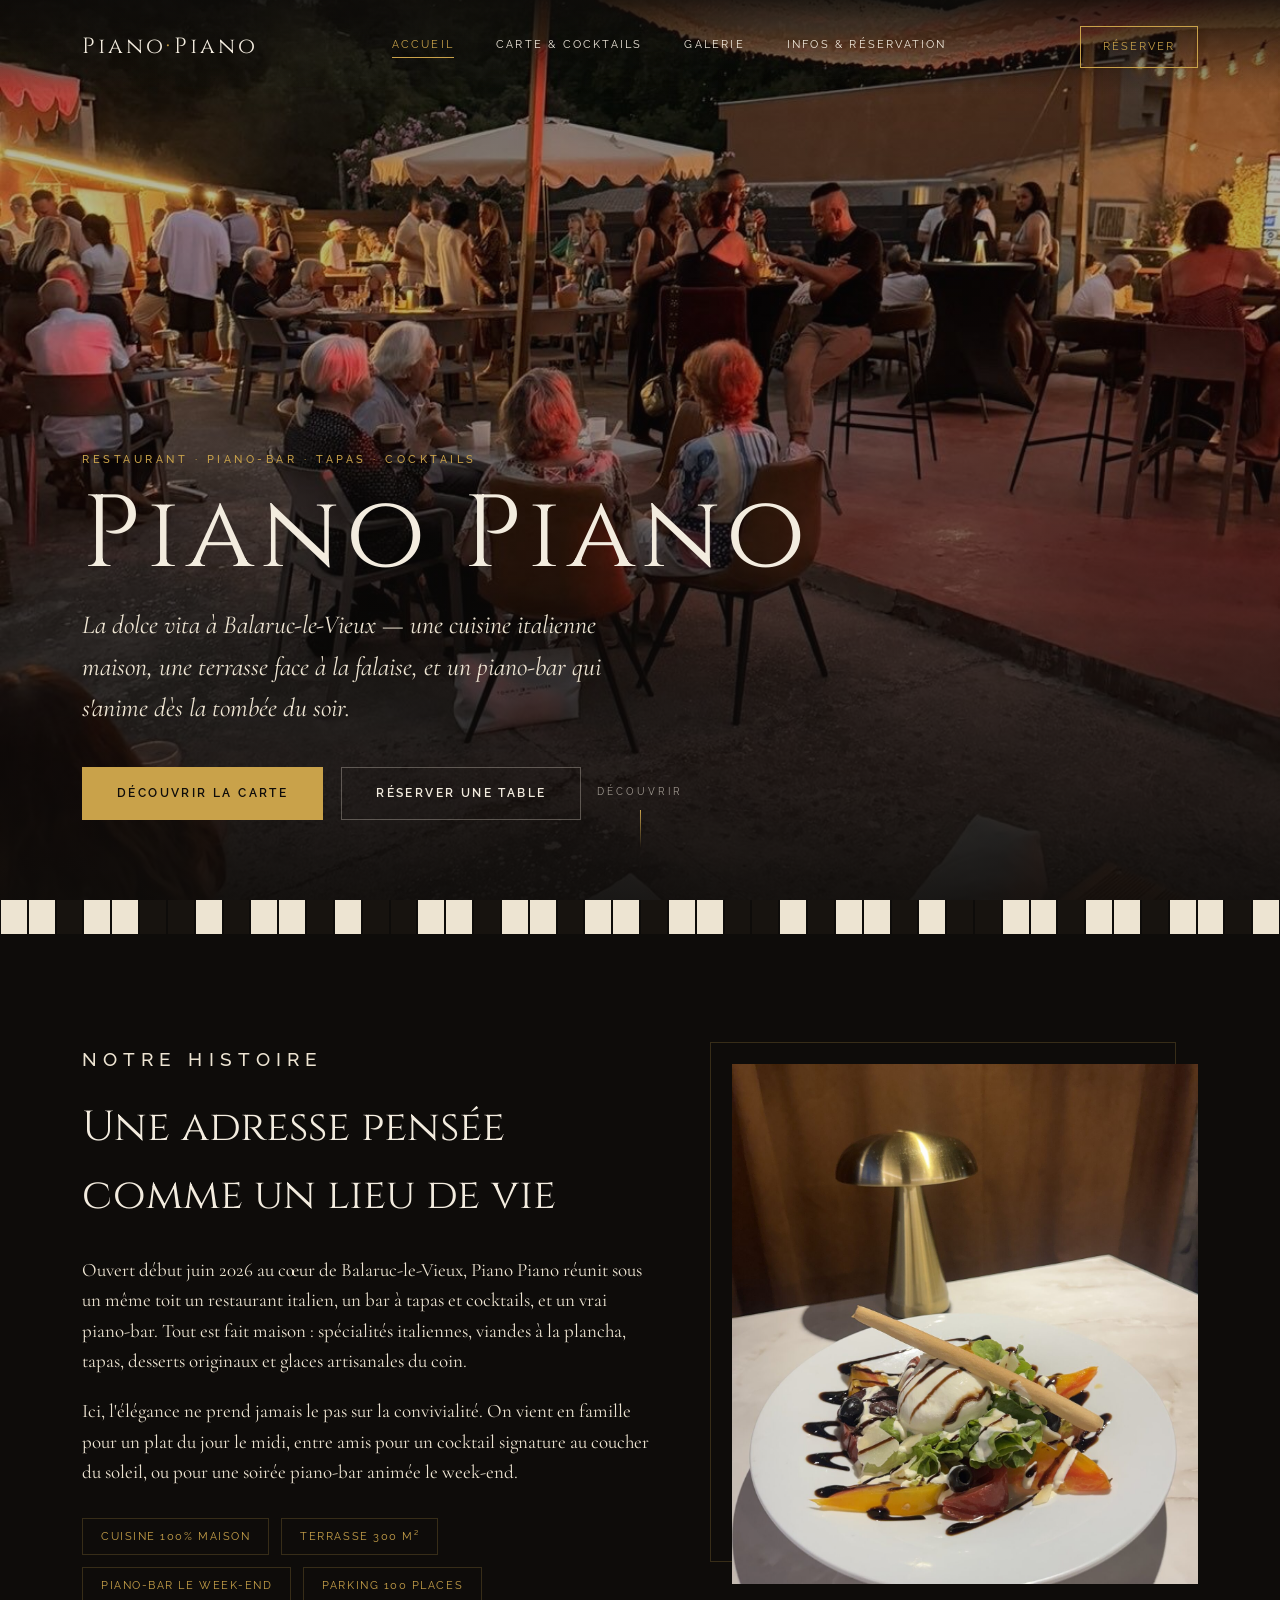
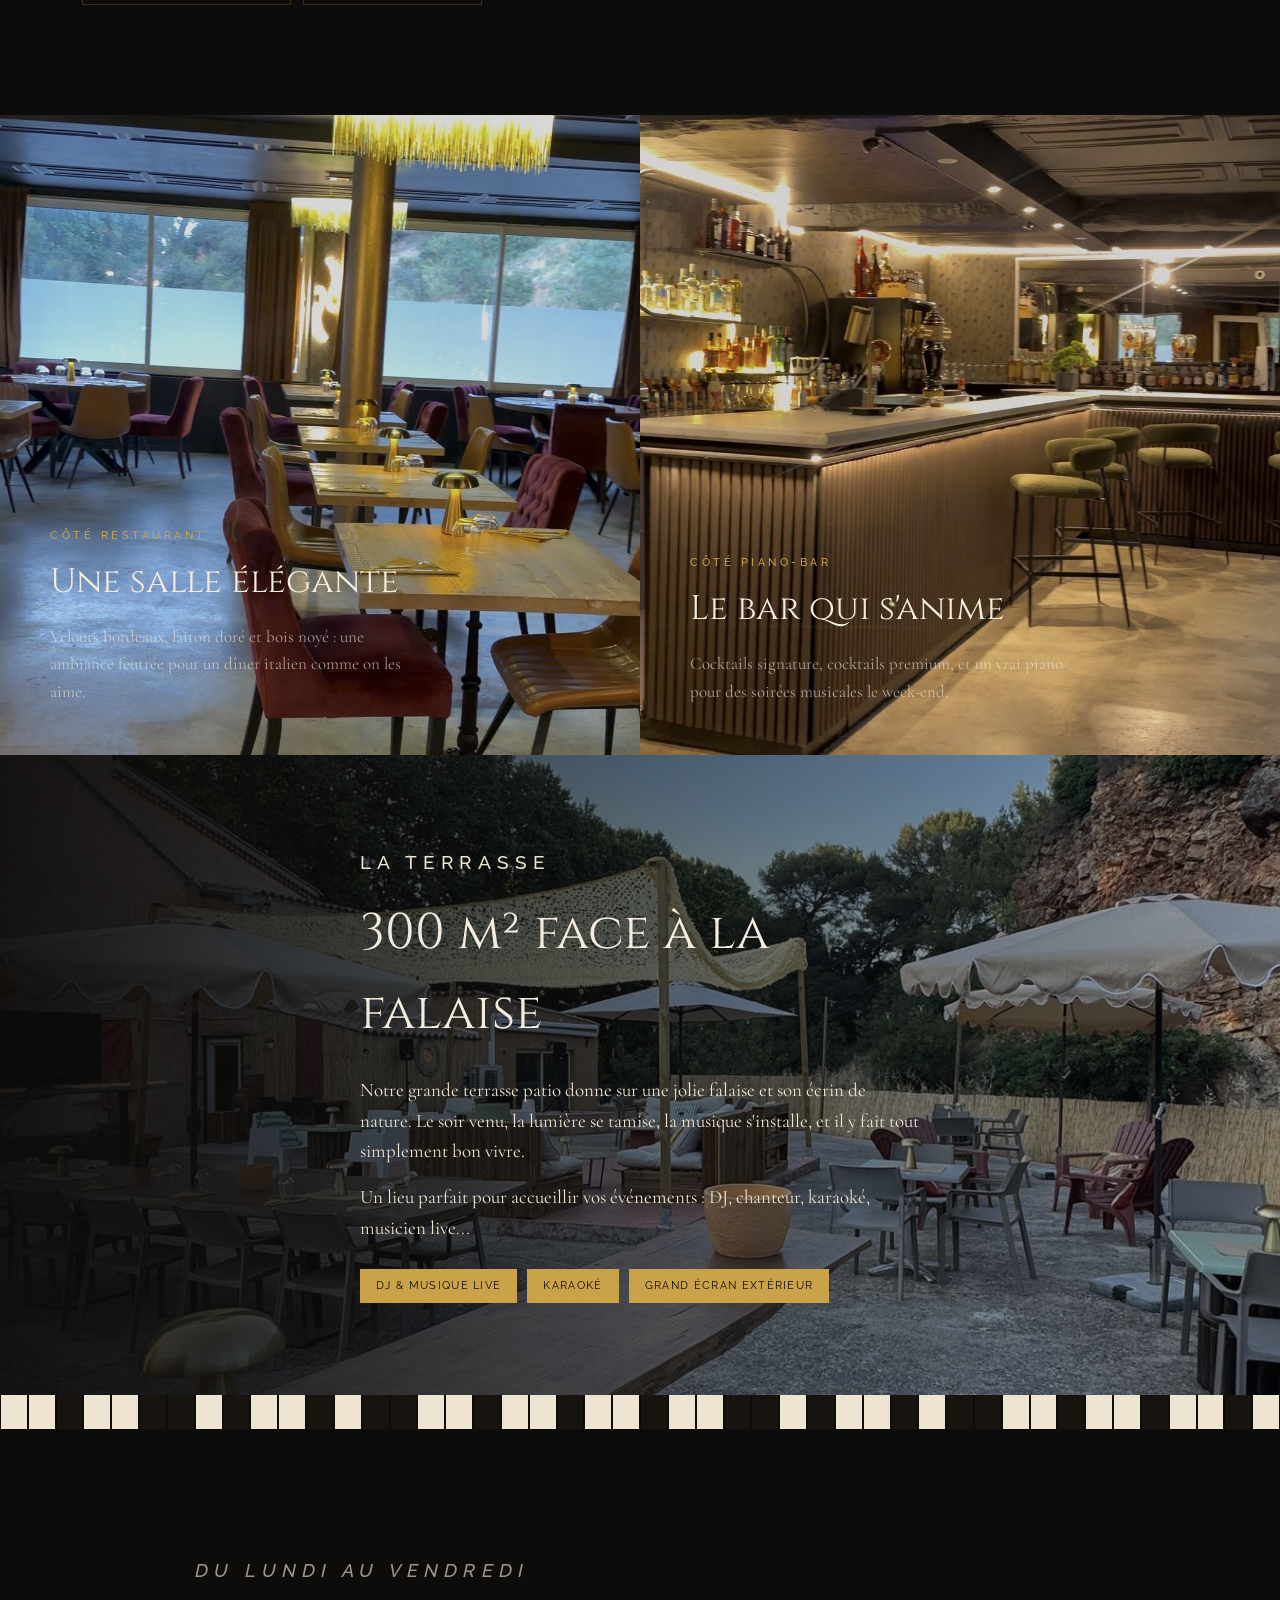
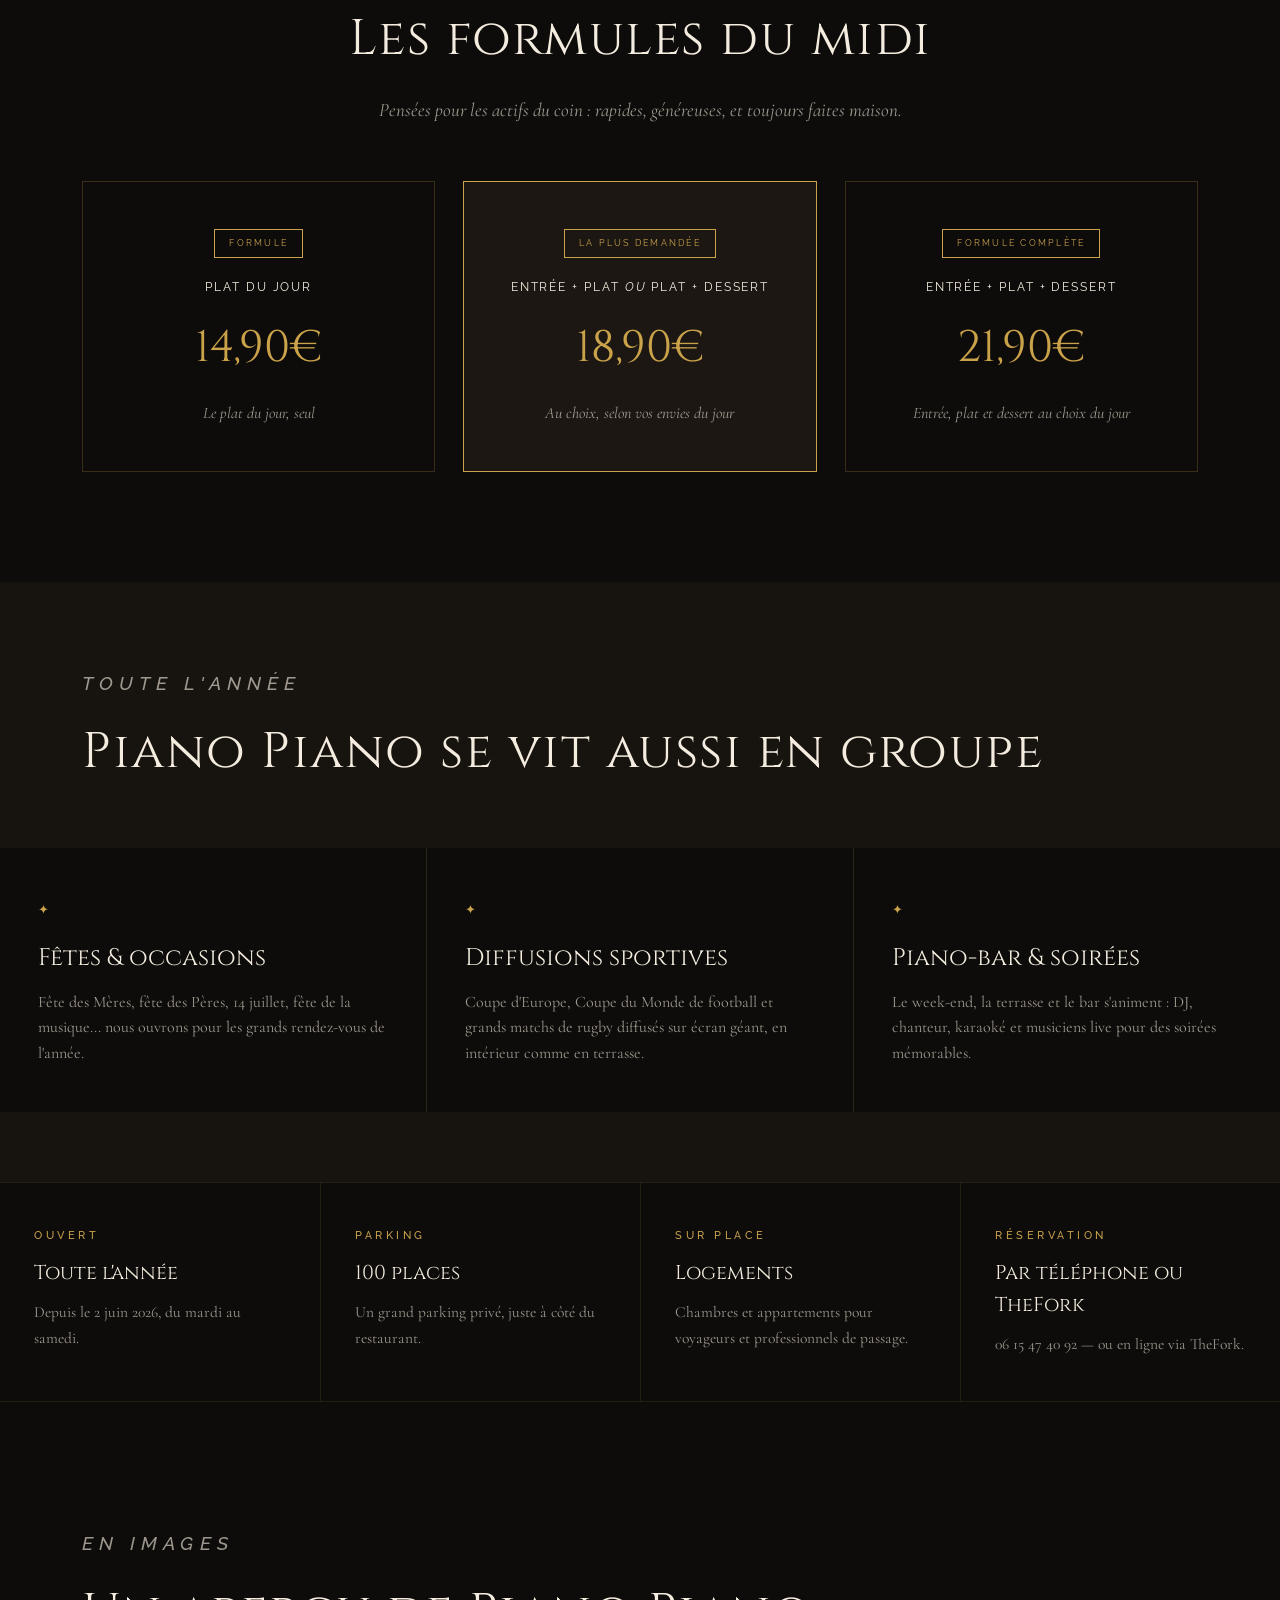
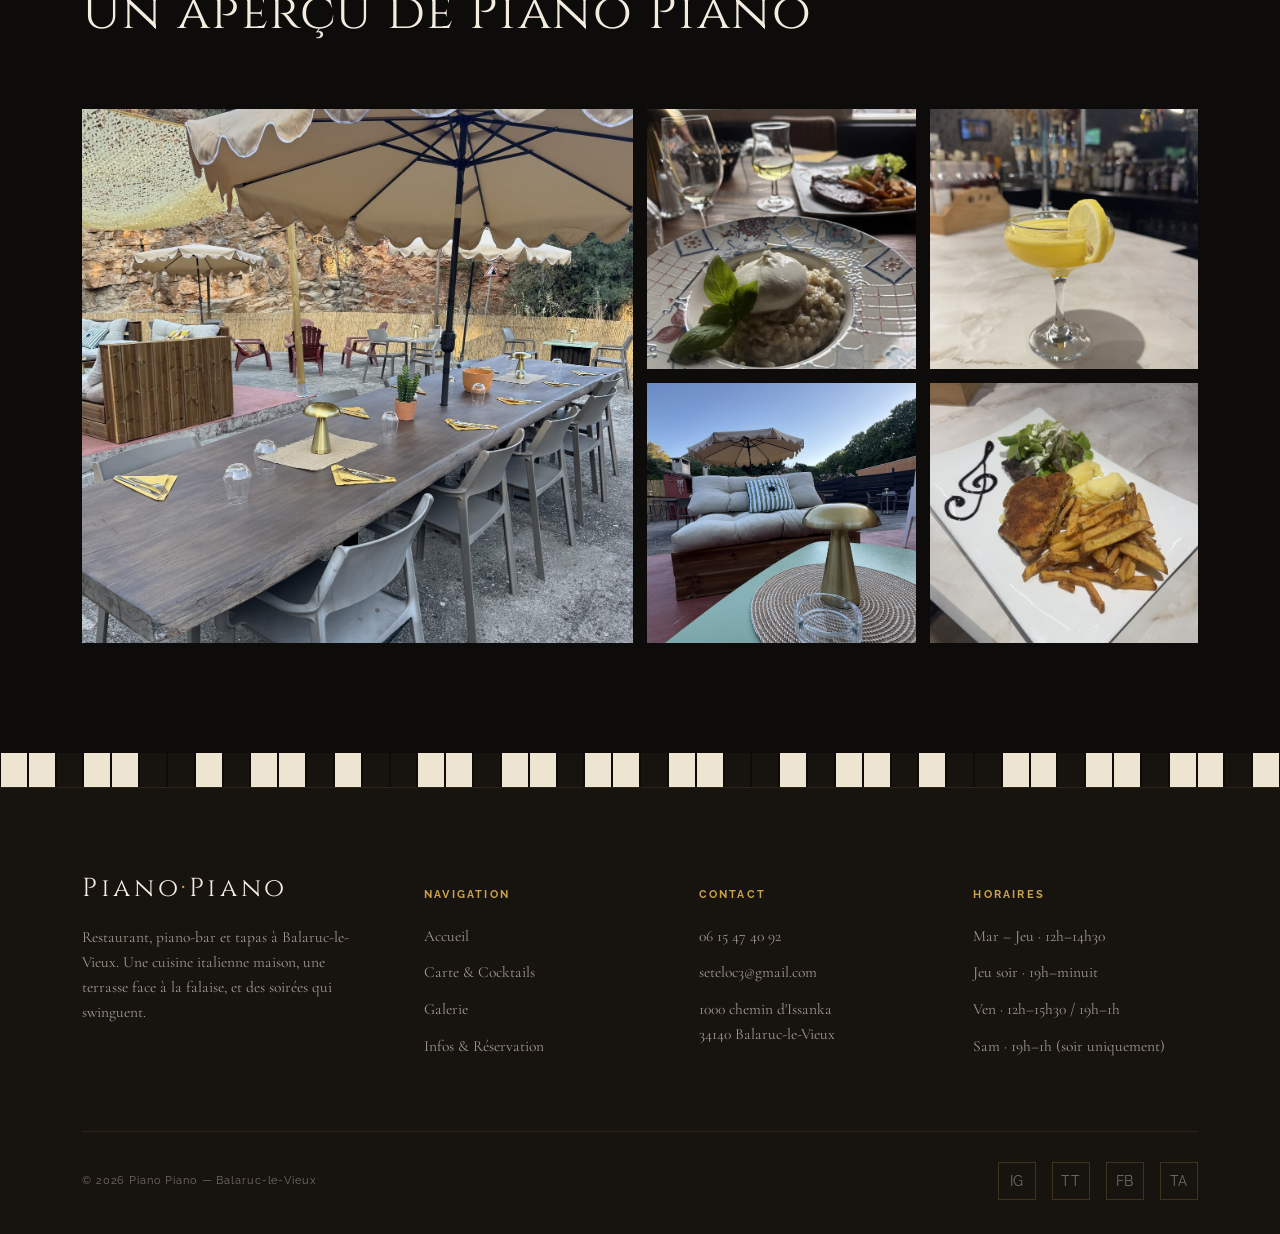
<file: index.html>
<!DOCTYPE html>
<html lang="fr">
<head>
<meta charset="UTF-8">
<meta name="viewport" content="width=device-width, initial-scale=1.0">
<title>Piano Piano — Restaurant, Piano-Bar &amp; Cocktails à Balaruc-le-Vieux</title>
<meta name="description" content="Piano Piano, restaurant italien, piano-bar et tapas à Balaruc-le-Vieux (Hérault). Terrasse avec vue sur la falaise, cuisine maison, cocktails signature.">
<link rel="stylesheet" href="css/style.css">
</head>
<body>

<header class="site-header">
  <div class="container nav-inner">
    <a href="index.html" class="brand">Piano<span>·</span>Piano</a>
    <nav class="nav-links">
      <a href="index.html" class="active">Accueil</a>
      <a href="menu.html">Carte &amp; Cocktails</a>
      <a href="galerie.html">Galerie</a>
      <a href="contact.html">Infos &amp; Réservation</a>
    </nav>
    <a href="contact.html" class="nav-cta">Réserver</a>
    <button class="nav-toggle" aria-label="Menu">☰</button>
  </div>
</header>

<!-- HERO -->
<section class="hero" style="background-image:url('images/terrasse-soir.jpg');">
  <div class="hero-inner container">
    <p class="eyebrow">Restaurant · Piano-Bar · Tapas · Cocktails</p>
    <h1>Piano&nbsp;Piano</h1>
    <p class="hero-tagline">La dolce vita à Balaruc-le-Vieux — une cuisine italienne maison, une terrasse face à la falaise, et un piano-bar qui s'anime dès la tombée du soir.</p>
    <div class="hero-actions">
      <a href="menu.html" class="btn btn-solid">Découvrir la carte</a>
      <a href="contact.html" class="btn btn-ghost">Réserver une table</a>
    </div>
  </div>
  <div class="hero-scroll">Découvrir</div>
</section>

<div class="piano-divider" aria-hidden="true"></div>

<!-- CONCEPT -->
<section class="section">
  <div class="container concept">
    <div class="concept-text reveal">
      <p class="eyebrow">Notre histoire</p>
      <h2 style="font-family:var(--display); font-size:clamp(28px,4vw,42px); margin:16px 0 26px;">Une adresse pensée<br>comme un lieu de vie</h2>
      <p>Ouvert début juin 2026 au cœur de Balaruc-le-Vieux, Piano Piano réunit sous un même toit un restaurant italien, un bar à tapas et cocktails, et un vrai piano-bar. Tout est fait maison : spécialités italiennes, viandes à la plancha, tapas, desserts originaux et glaces artisanales du coin.</p>
      <p>Ici, l'élégance ne prend jamais le pas sur la convivialité. On vient en famille pour un plat du jour le midi, entre amis pour un cocktail signature au coucher du soleil, ou pour une soirée piano-bar animée le week-end.</p>
      <div class="concept-tags">
        <span class="tag">Cuisine 100% maison</span>
        <span class="tag">Terrasse 300 m²</span>
        <span class="tag">Piano-bar le week-end</span>
        <span class="tag">Parking 100 places</span>
      </div>
    </div>
    <div class="concept-media reveal">
      <img src="images/plat-burrata.jpg" alt="Burrata et charcuterie fine, spécialité maison de Piano Piano" loading="lazy">
    </div>
  </div>
</section>

<!-- DEUX AMBIANCES -->
<div class="duo">
  <div class="duo-panel reveal">
    <img src="images/salle-interieure.jpg" alt="Salle de restaurant élégante de Piano Piano, chaises velours bordeaux et lustres dorés" loading="lazy">
    <div class="duo-content">
      <span class="eyebrow">Côté restaurant</span>
      <h3>Une salle élégante</h3>
      <p>Velours bordeaux, laiton doré et bois noyé : une ambiance feutrée pour un dîner italien comme on les aime.</p>
    </div>
  </div>
  <div class="duo-panel reveal">
    <img src="images/bar-interieur.jpg" alt="Bar à cocktails de Piano Piano, comptoir en bois cannelé" loading="lazy">
    <div class="duo-content">
      <span class="eyebrow">Côté piano-bar</span>
      <h3>Le bar qui s'anime</h3>
      <p>Cocktails signature, cocktails premium, et un vrai piano pour des soirées musicales le week-end.</p>
    </div>
  </div>
</div>

<!-- TERRASSE FEATURE -->
<section class="feature" style="background-image:url('images/terrasse-falaise.jpg');">
  <div class="container">
    <div class="feature-inner reveal">
      <p class="eyebrow">La terrasse</p>
      <h2>300 m² face à la falaise</h2>
      <p>Notre grande terrasse patio donne sur une jolie falaise et son écrin de nature. Le soir venu, la lumière se tamise, la musique s'installe, et il y fait tout simplement bon vivre.</p>
      <p>Un lieu parfait pour accueillir vos événements : DJ, chanteur, karaoké, musicien live...</p>
      <div class="feature-list">
        <span>DJ &amp; Musique live</span>
        <span>Karaoké</span>
        <span>Grand écran extérieur</span>
      </div>
    </div>
  </div>
</section>

<div class="piano-divider" aria-hidden="true"></div>

<!-- FORMULES MIDI -->
<section class="section">
  <div class="container">
    <div class="section-head reveal center" style="margin-left:auto; margin-right:auto;">
      <p class="eyebrow">Du lundi au vendredi</p>
      <h2>Les formules du midi</h2>
      <p style="margin-left:auto; margin-right:auto;">Pensées pour les actifs du coin : rapides, généreuses, et toujours faites maison.</p>
    </div>
    <div class="formules">
      <div class="formule-card reveal">
        <span class="formule-badge">Formule</span>
        <div class="formule-name">Plat du jour</div>
        <div class="formule-price">14,90€</div>
        <p class="formule-desc">Le plat du jour, seul</p>
      </div>
      <div class="formule-card featured reveal">
        <span class="formule-badge">La plus demandée</span>
        <div class="formule-name">Entrée + Plat <em>ou</em> Plat + Dessert</div>
        <div class="formule-price">18,90€</div>
        <p class="formule-desc">Au choix, selon vos envies du jour</p>
      </div>
      <div class="formule-card reveal">
        <span class="formule-badge">Formule complète</span>
        <div class="formule-name">Entrée + Plat + Dessert</div>
        <div class="formule-price">21,90€</div>
        <p class="formule-desc">Entrée, plat et dessert au choix du jour</p>
      </div>
    </div>
  </div>
</section>

<!-- ÉVÉNEMENTS -->
<section class="section-tight" style="background:var(--noir-soft);">
  <div class="container">
    <div class="section-head reveal">
      <p class="eyebrow">Toute l'année</p>
      <h2>Piano Piano se vit aussi en groupe</h2>
    </div>
  </div>
  <div class="events-grid">
    <div class="event-card reveal">
      <span class="event-num">✦</span>
      <h3>Fêtes &amp; occasions</h3>
      <p>Fête des Mères, fête des Pères, 14 juillet, fête de la musique... nous ouvrons pour les grands rendez-vous de l'année.</p>
    </div>
    <div class="event-card reveal">
      <span class="event-num">✦</span>
      <h3>Diffusions sportives</h3>
      <p>Coupe d'Europe, Coupe du Monde de football et grands matchs de rugby diffusés sur écran géant, en intérieur comme en terrasse.</p>
    </div>
    <div class="event-card reveal">
      <span class="event-num">✦</span>
      <h3>Piano-bar &amp; soirées</h3>
      <p>Le week-end, la terrasse et le bar s'animent : DJ, chanteur, karaoké et musiciens live pour des soirées mémorables.</p>
    </div>
  </div>
</section>

<!-- INFOS PRATIQUES -->
<div class="infos-strip">
  <div class="info-block reveal">
    <span class="eyebrow">Ouvert</span>
    <h4>Toute l'année</h4>
    <p>Depuis le 2 juin 2026, du mardi au samedi.</p>
  </div>
  <div class="info-block reveal">
    <span class="eyebrow">Parking</span>
    <h4>100 places</h4>
    <p>Un grand parking privé, juste à côté du restaurant.</p>
  </div>
  <div class="info-block reveal">
    <span class="eyebrow">Sur place</span>
    <h4>Logements</h4>
    <p>Chambres et appartements pour voyageurs et professionnels de passage.</p>
  </div>
  <div class="info-block reveal">
    <span class="eyebrow">Réservation</span>
    <h4>Par téléphone ou TheFork</h4>
    <p>06 15 47 40 92 — ou en ligne via TheFork.</p>
  </div>
</div>

<!-- GALERIE TEASER -->
<section class="section">
  <div class="container">
    <div class="section-head reveal">
      <p class="eyebrow">En images</p>
      <h2>Un aperçu de Piano Piano</h2>
    </div>
    <div class="gallery-teaser reveal">
      <a href="galerie.html"><img src="images/grande-tablee.jpg" alt="Grande tablée sur la terrasse de Piano Piano" loading="lazy"></a>
      <a href="galerie.html"><img src="images/plat-risotto.jpg" alt="Risotto burrata truffe" loading="lazy"></a>
      <a href="galerie.html"><img src="images/cocktail-2.jpg" alt="Cocktail signature Piano Piano" loading="lazy"></a>
      <a href="galerie.html"><img src="images/terrasse-lounge-or.jpg" alt="Coin lounge de la terrasse au coucher du soleil" loading="lazy"></a>
      <a href="galerie.html"><img src="images/plat-milanaise.jpg" alt="Escalope milanaise maison" loading="lazy"></a>
    </div>
  </div>
</section>

<div class="piano-divider" aria-hidden="true"></div>

<footer class="site-footer">
  <div class="container">
    <div class="footer-grid">
      <div class="footer-brand">
        <span class="brand">Piano<span style="color:var(--or)">·</span>Piano</span>
        <p>Restaurant, piano-bar et tapas à Balaruc-le-Vieux. Une cuisine italienne maison, une terrasse face à la falaise, et des soirées qui swinguent.</p>
      </div>
      <div class="footer-col">
        <h5>Navigation</h5>
        <ul>
          <li><a href="index.html">Accueil</a></li>
          <li><a href="menu.html">Carte &amp; Cocktails</a></li>
          <li><a href="galerie.html">Galerie</a></li>
          <li><a href="contact.html">Infos &amp; Réservation</a></li>
        </ul>
      </div>
      <div class="footer-col">
        <h5>Contact</h5>
        <ul>
          <li><a href="tel:0615474092">06 15 47 40 92</a></li>
          <li><a href="mailto:seteloc3@gmail.com">seteloc3@gmail.com</a></li>
          <li>1000 chemin d'Issanka<br>34140 Balaruc-le-Vieux</li>
        </ul>
      </div>
      <div class="footer-col">
        <h5>Horaires</h5>
        <ul>
          <li>Mar – Jeu · 12h–14h30</li>
          <li>Jeu soir · 19h–minuit</li>
          <li>Ven · 12h–15h30 / 19h–1h</li>
          <li>Sam · 19h–1h (soir uniquement)</li>
        </ul>
      </div>
    </div>
    <div class="footer-bottom">
      <span>© 2026 Piano Piano — Balaruc-le-Vieux</span>
      <div class="socials">
        <a href="#" aria-label="Instagram" title="Instagram">IG</a>
        <a href="#" aria-label="TikTok" title="TikTok">TT</a>
        <a href="#" aria-label="Facebook" title="Facebook">FB</a>
        <a href="#" aria-label="TripAdvisor" title="TripAdvisor">TA</a>
      </div>
    </div>
  </div>
</footer>

<script src="js/main.js"></script>
</body>
</html>
</file>
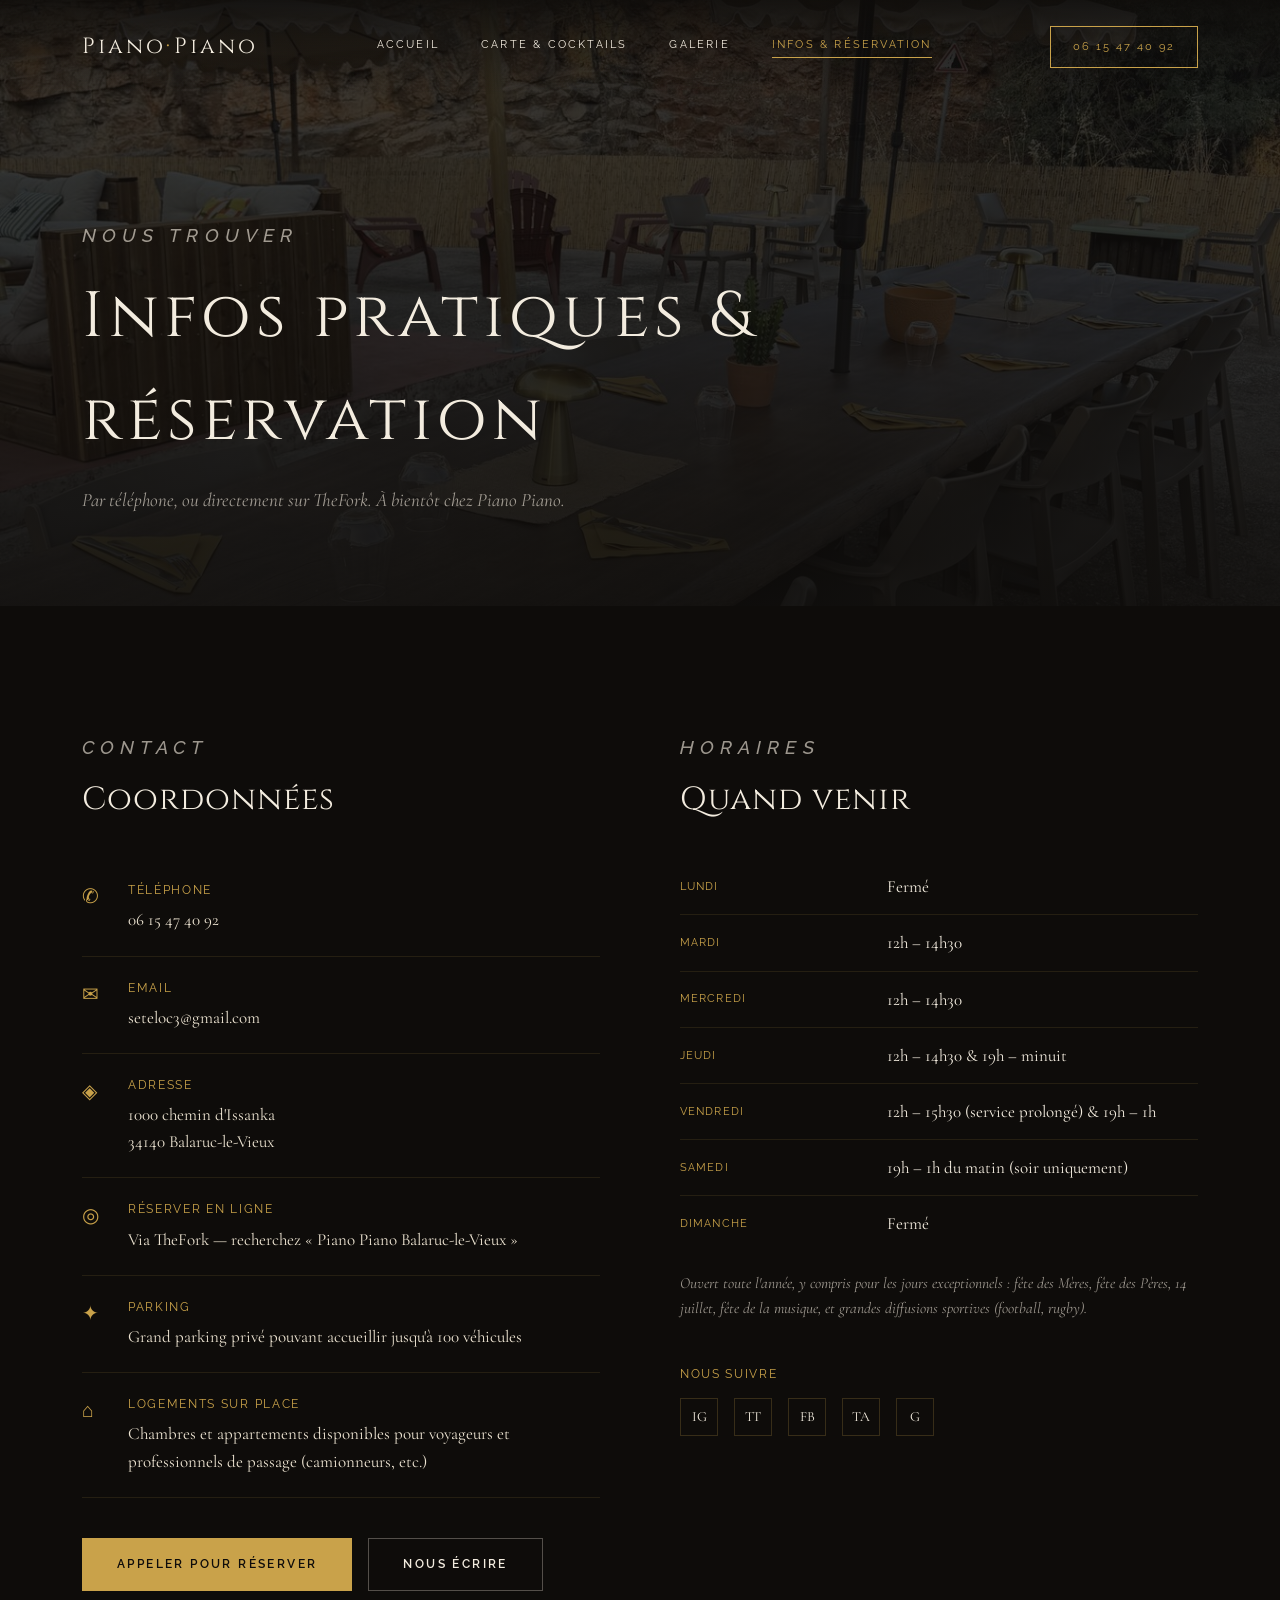
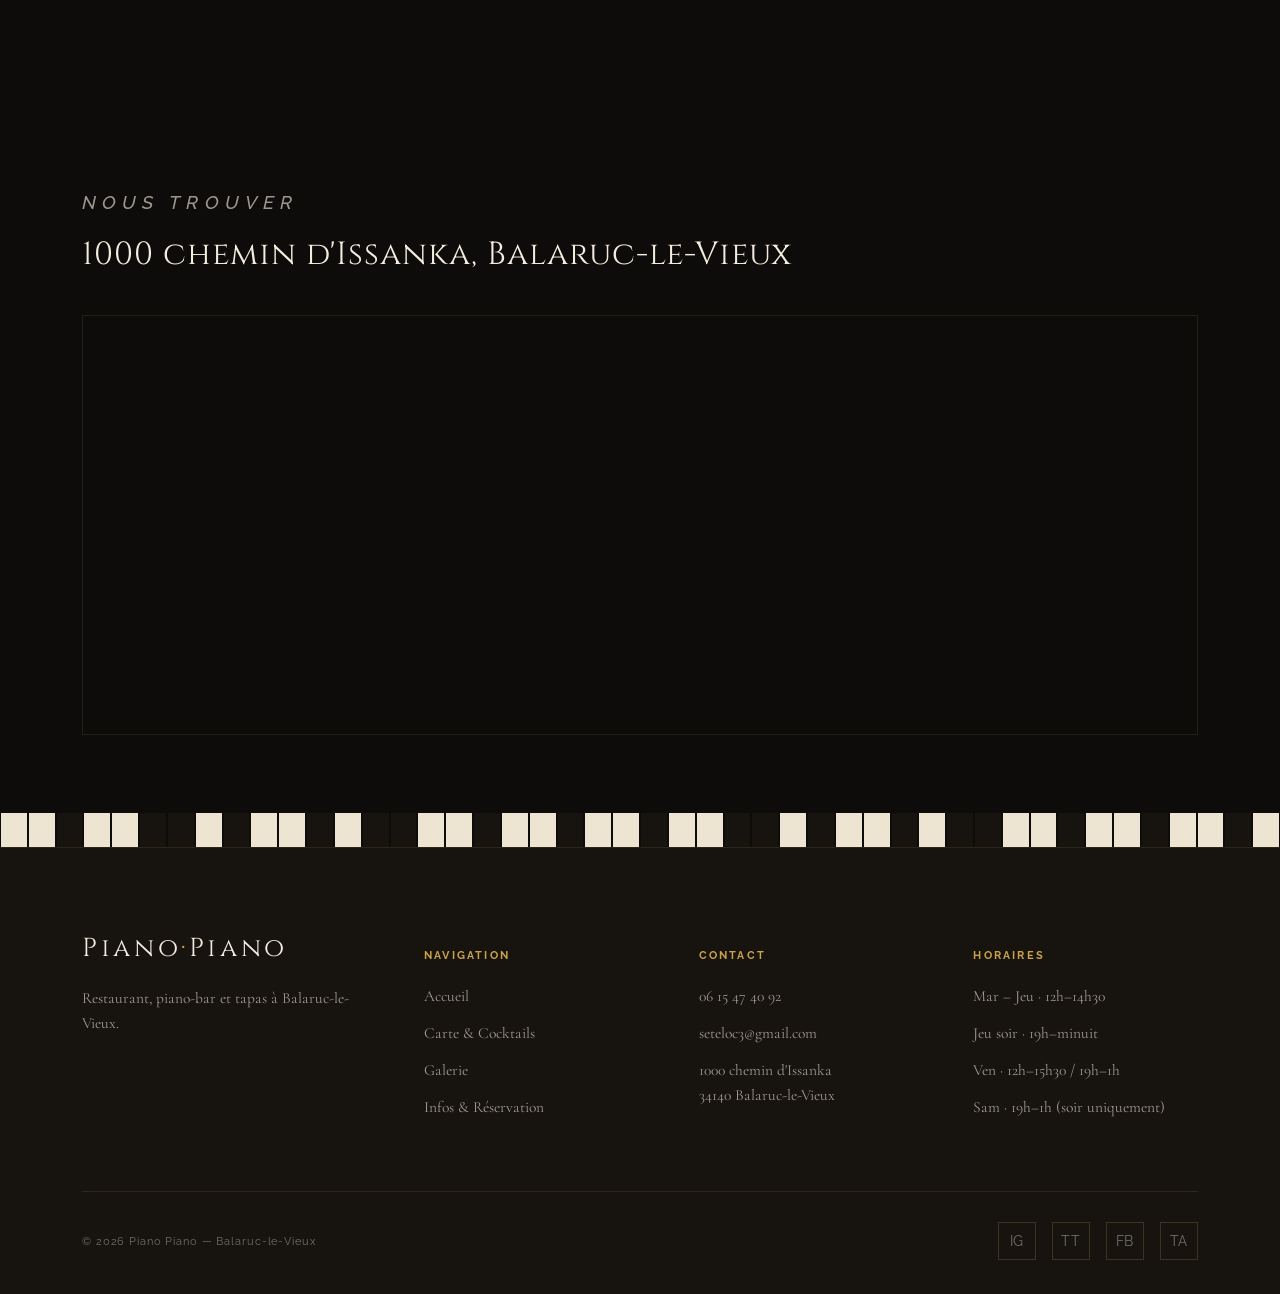
<file: contact.html>
<!DOCTYPE html>
<html lang="fr">
<head>
<meta charset="UTF-8">
<meta name="viewport" content="width=device-width, initial-scale=1.0">
<title>Infos &amp; Réservation — Piano Piano</title>
<meta name="description" content="Horaires, adresse, téléphone et réservation pour Piano Piano à Balaruc-le-Vieux. Grand parking, terrasse, logements sur place.">
<link rel="stylesheet" href="css/style.css">
</head>
<body>

<header class="site-header">
  <div class="container nav-inner">
    <a href="index.html" class="brand">Piano<span>·</span>Piano</a>
    <nav class="nav-links">
      <a href="index.html">Accueil</a>
      <a href="menu.html">Carte &amp; Cocktails</a>
      <a href="galerie.html">Galerie</a>
      <a href="contact.html" class="active">Infos &amp; Réservation</a>
    </nav>
    <a href="tel:0615474092" class="nav-cta">06 15 47 40 92</a>
    <button class="nav-toggle" aria-label="Menu">☰</button>
  </div>
</header>

<section class="page-hero" style="background-image:url('images/grande-tablee.jpg');">
  <div class="container page-hero-inner">
    <p class="eyebrow">Nous trouver</p>
    <h1>Infos pratiques &amp; réservation</h1>
    <p>Par téléphone, ou directement sur TheFork. À bientôt chez Piano Piano.</p>
  </div>
</section>

<section class="section">
  <div class="container contact-grid">

    <div class="reveal">
      <div class="section-head" style="margin-bottom:34px;">
        <p class="eyebrow">Contact</p>
        <h2 style="font-family:var(--display); font-size:32px; margin-top:12px;">Coordonnées</h2>
      </div>

      <div class="info-row">
        <span class="ico">✆</span>
        <div><h4>Téléphone</h4><p><a href="tel:0615474092">06 15 47 40 92</a></p></div>
      </div>
      <div class="info-row">
        <span class="ico">✉</span>
        <div><h4>Email</h4><p><a href="mailto:seteloc3@gmail.com">seteloc3@gmail.com</a></p></div>
      </div>
      <div class="info-row">
        <span class="ico">◈</span>
        <div><h4>Adresse</h4><p>1000 chemin d'Issanka<br>34140 Balaruc-le-Vieux</p></div>
      </div>
      <div class="info-row">
        <span class="ico">◎</span>
        <div><h4>Réserver en ligne</h4><p>Via TheFork — recherchez « Piano Piano Balaruc-le-Vieux »</p></div>
      </div>
      <div class="info-row">
        <span class="ico">✦</span>
        <div><h4>Parking</h4><p>Grand parking privé pouvant accueillir jusqu'à 100 véhicules</p></div>
      </div>
      <div class="info-row">
        <span class="ico">⌂</span>
        <div><h4>Logements sur place</h4><p>Chambres et appartements disponibles pour voyageurs et professionnels de passage (camionneurs, etc.)</p></div>
      </div>

      <div style="margin-top:40px; display:flex; gap:16px; flex-wrap:wrap;">
        <a href="tel:0615474092" class="btn btn-solid">Appeler pour réserver</a>
        <a href="mailto:seteloc3@gmail.com" class="btn btn-ghost">Nous écrire</a>
      </div>
    </div>

    <div class="reveal">
      <div class="section-head" style="margin-bottom:34px;">
        <p class="eyebrow">Horaires</p>
        <h2 style="font-family:var(--display); font-size:32px; margin-top:12px;">Quand venir</h2>
      </div>
      <table class="hours-table">
        <tr><td>Lundi</td><td>Fermé</td></tr>
        <tr><td>Mardi</td><td>12h – 14h30</td></tr>
        <tr><td>Mercredi</td><td>12h – 14h30</td></tr>
        <tr><td>Jeudi</td><td>12h – 14h30 &amp; 19h – minuit</td></tr>
        <tr><td>Vendredi</td><td>12h – 15h30 (service prolongé) &amp; 19h – 1h</td></tr>
        <tr><td>Samedi</td><td>19h – 1h du matin (soir uniquement)</td></tr>
        <tr><td>Dimanche</td><td>Fermé</td></tr>
      </table>
      <p class="hours-note">Ouvert toute l'année, y compris pour les jours exceptionnels : fête des Mères, fête des Pères, 14 juillet, fête de la musique, et grandes diffusions sportives (football, rugby).</p>

      <div style="margin-top:44px;">
        <h4 style="font-family:var(--sans); font-size:12px; letter-spacing:.14em; text-transform:uppercase; color:var(--or); margin-bottom:14px;">Nous suivre</h4>
        <div class="socials">
          <a href="#" aria-label="Instagram">IG</a>
          <a href="#" aria-label="TikTok">TT</a>
          <a href="#" aria-label="Facebook">FB</a>
          <a href="#" aria-label="TripAdvisor">TA</a>
          <a href="#" aria-label="Google Avis">G</a>
        </div>
      </div>
    </div>

  </div>
</section>

<section class="section-tight">
  <div class="container reveal">
    <div class="section-head" style="margin-bottom:34px;">
      <p class="eyebrow">Nous trouver</p>
      <h2 style="font-family:var(--display); font-size:32px; margin-top:12px;">1000 chemin d'Issanka, Balaruc-le-Vieux</h2>
    </div>
    <iframe class="map-frame" loading="lazy" allowfullscreen
      src="https://www.google.com/maps?q=1000+chemin+d%27Issanka+34140+Balaruc-le-Vieux&output=embed">
    </iframe>
  </div>
</section>

<div class="piano-divider" aria-hidden="true"></div>

<footer class="site-footer">
  <div class="container">
    <div class="footer-grid">
      <div class="footer-brand">
        <span class="brand">Piano<span style="color:var(--or)">·</span>Piano</span>
        <p>Restaurant, piano-bar et tapas à Balaruc-le-Vieux.</p>
      </div>
      <div class="footer-col">
        <h5>Navigation</h5>
        <ul>
          <li><a href="index.html">Accueil</a></li>
          <li><a href="menu.html">Carte &amp; Cocktails</a></li>
          <li><a href="galerie.html">Galerie</a></li>
          <li><a href="contact.html">Infos &amp; Réservation</a></li>
        </ul>
      </div>
      <div class="footer-col">
        <h5>Contact</h5>
        <ul>
          <li><a href="tel:0615474092">06 15 47 40 92</a></li>
          <li><a href="mailto:seteloc3@gmail.com">seteloc3@gmail.com</a></li>
          <li>1000 chemin d'Issanka<br>34140 Balaruc-le-Vieux</li>
        </ul>
      </div>
      <div class="footer-col">
        <h5>Horaires</h5>
        <ul>
          <li>Mar – Jeu · 12h–14h30</li>
          <li>Jeu soir · 19h–minuit</li>
          <li>Ven · 12h–15h30 / 19h–1h</li>
          <li>Sam · 19h–1h (soir uniquement)</li>
        </ul>
      </div>
    </div>
    <div class="footer-bottom">
      <span>© 2026 Piano Piano — Balaruc-le-Vieux</span>
      <div class="socials">
        <a href="#" aria-label="Instagram">IG</a>
        <a href="#" aria-label="TikTok">TT</a>
        <a href="#" aria-label="Facebook">FB</a>
        <a href="#" aria-label="TripAdvisor">TA</a>
      </div>
    </div>
  </div>
</footer>

<script src="js/main.js"></script>
</body>
</html>
</file>
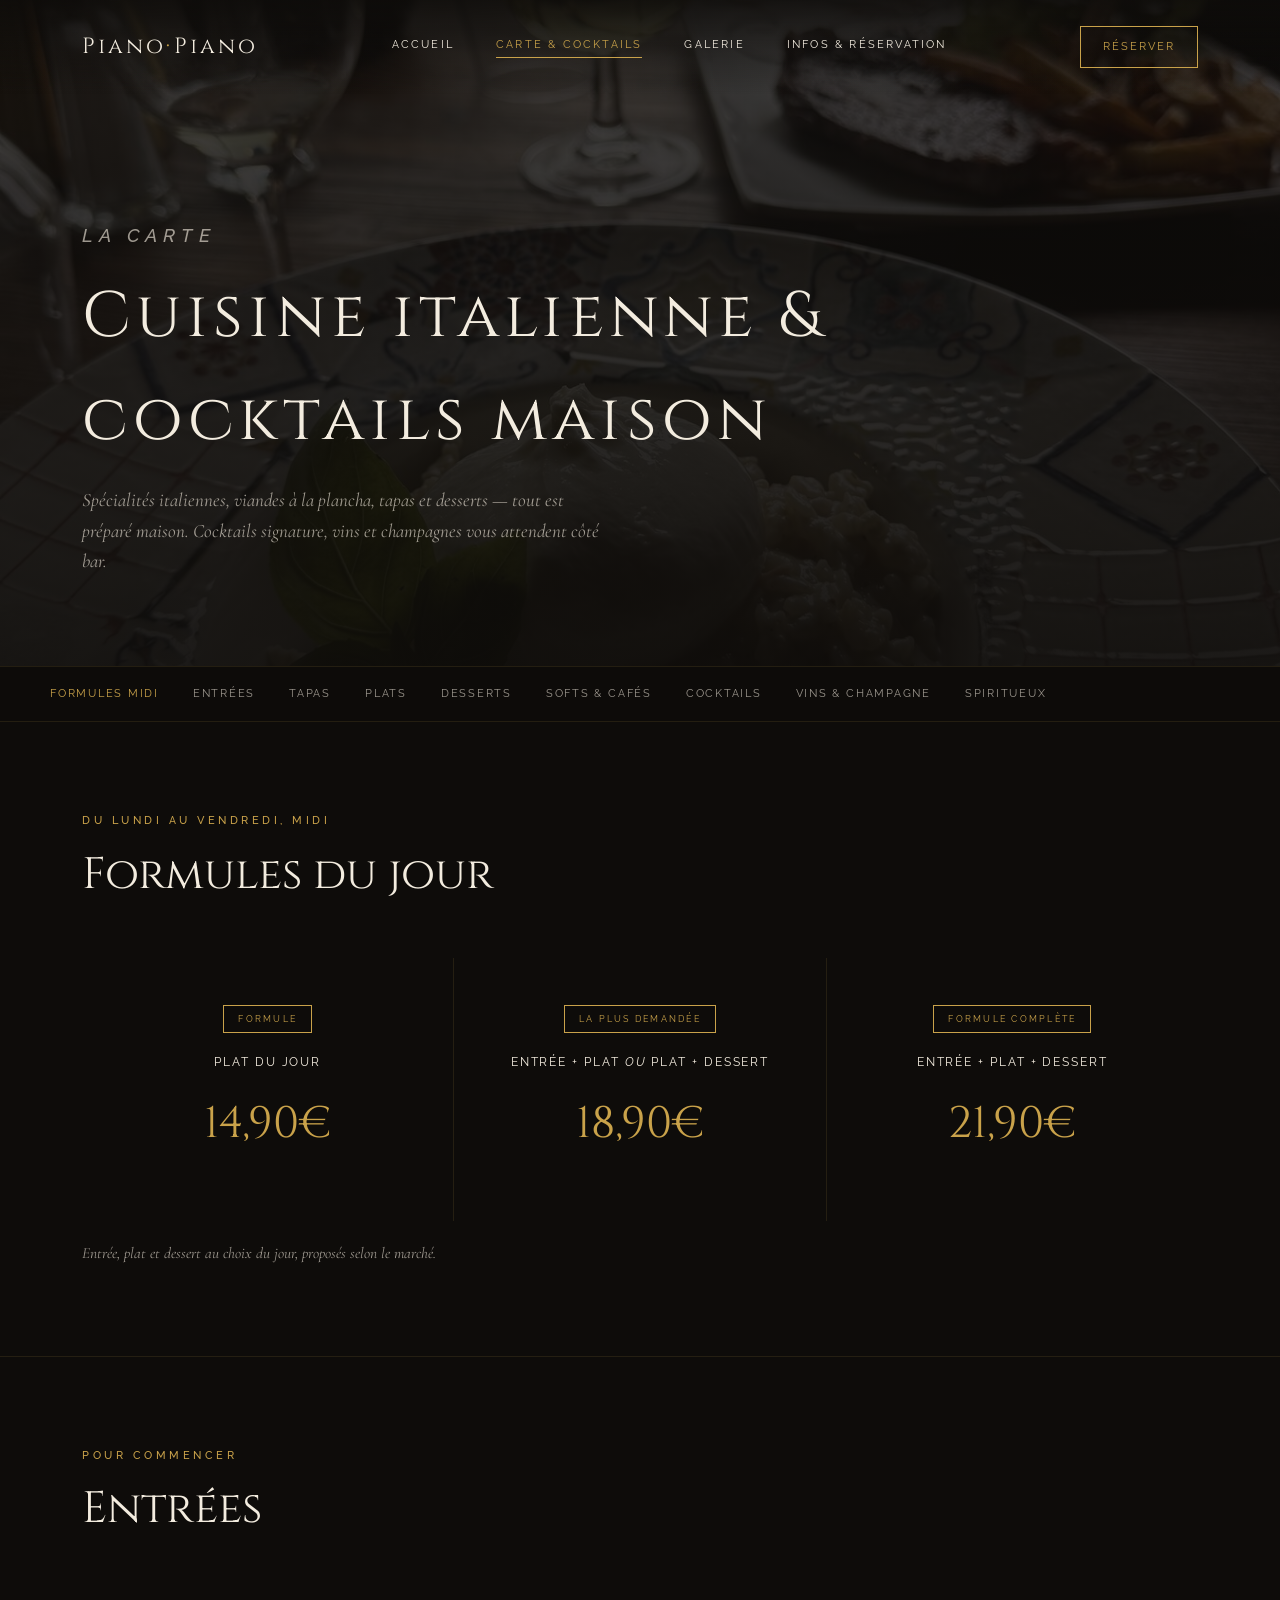
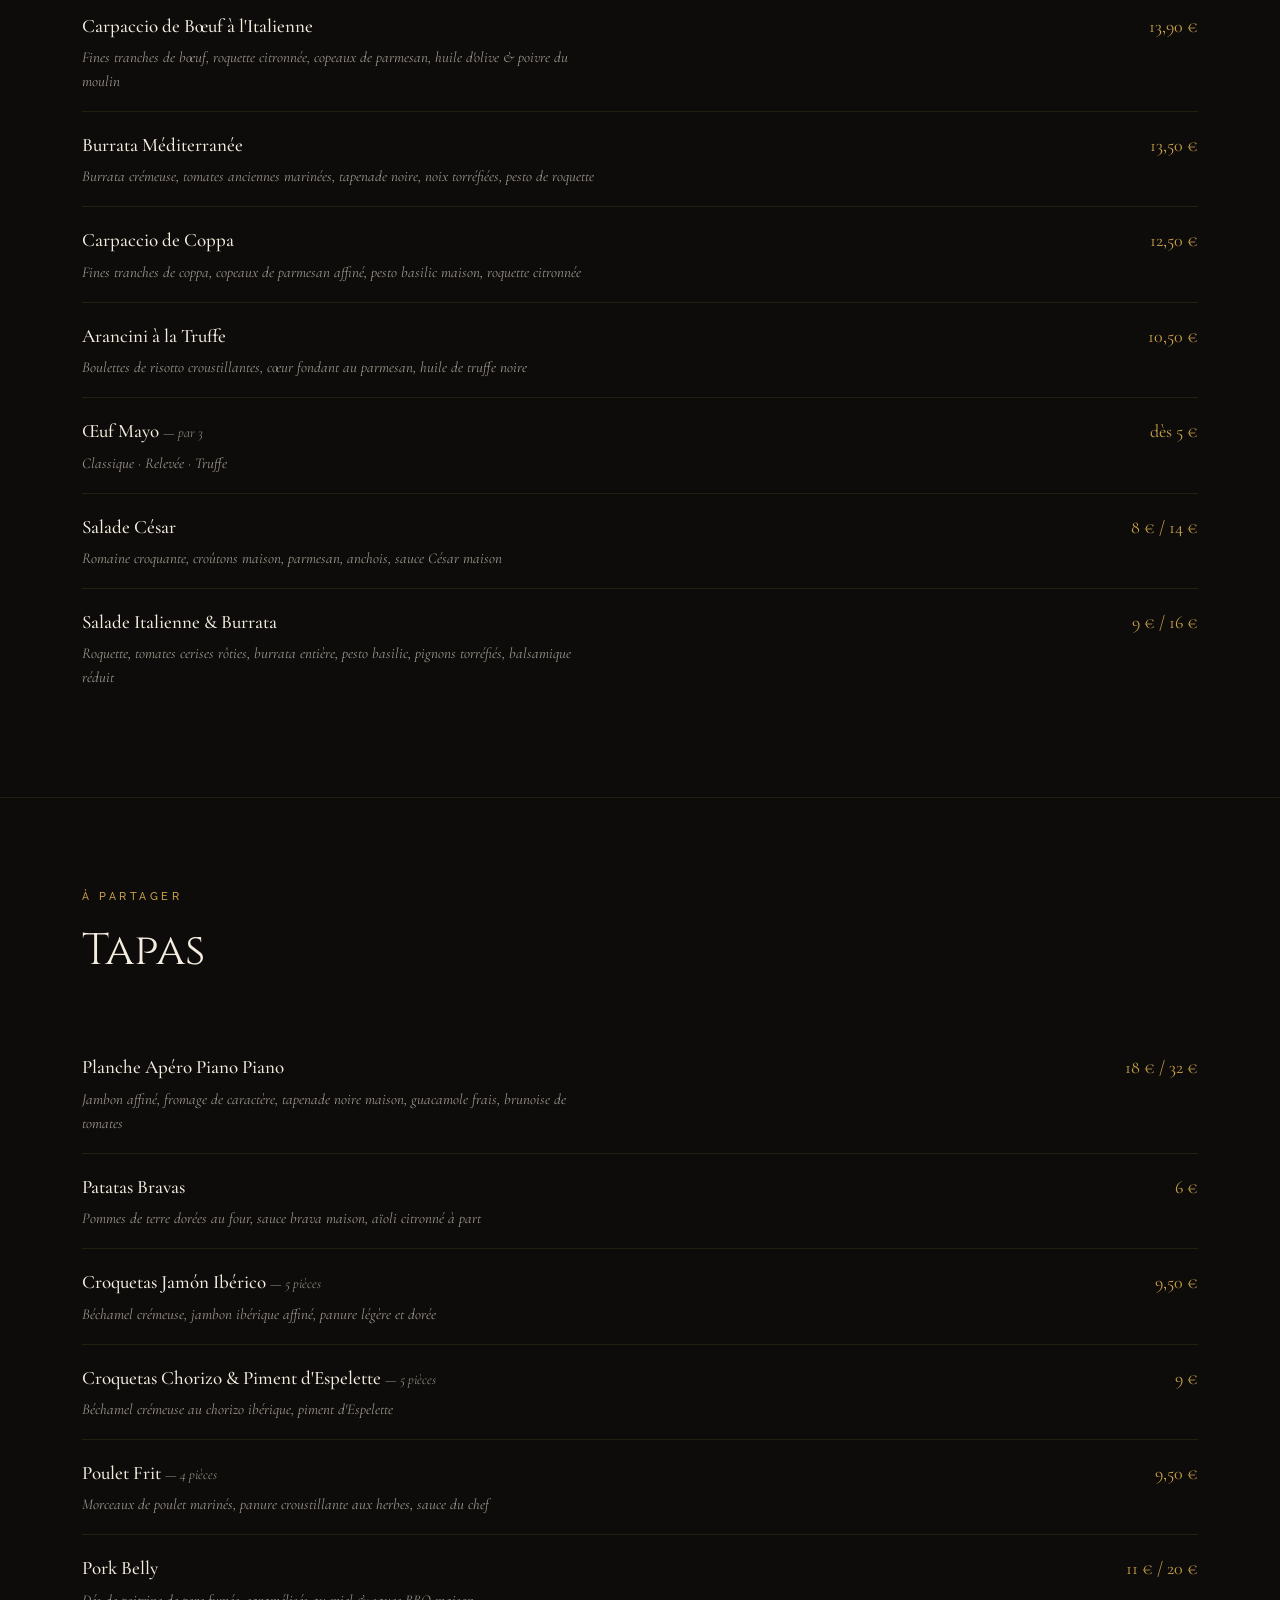
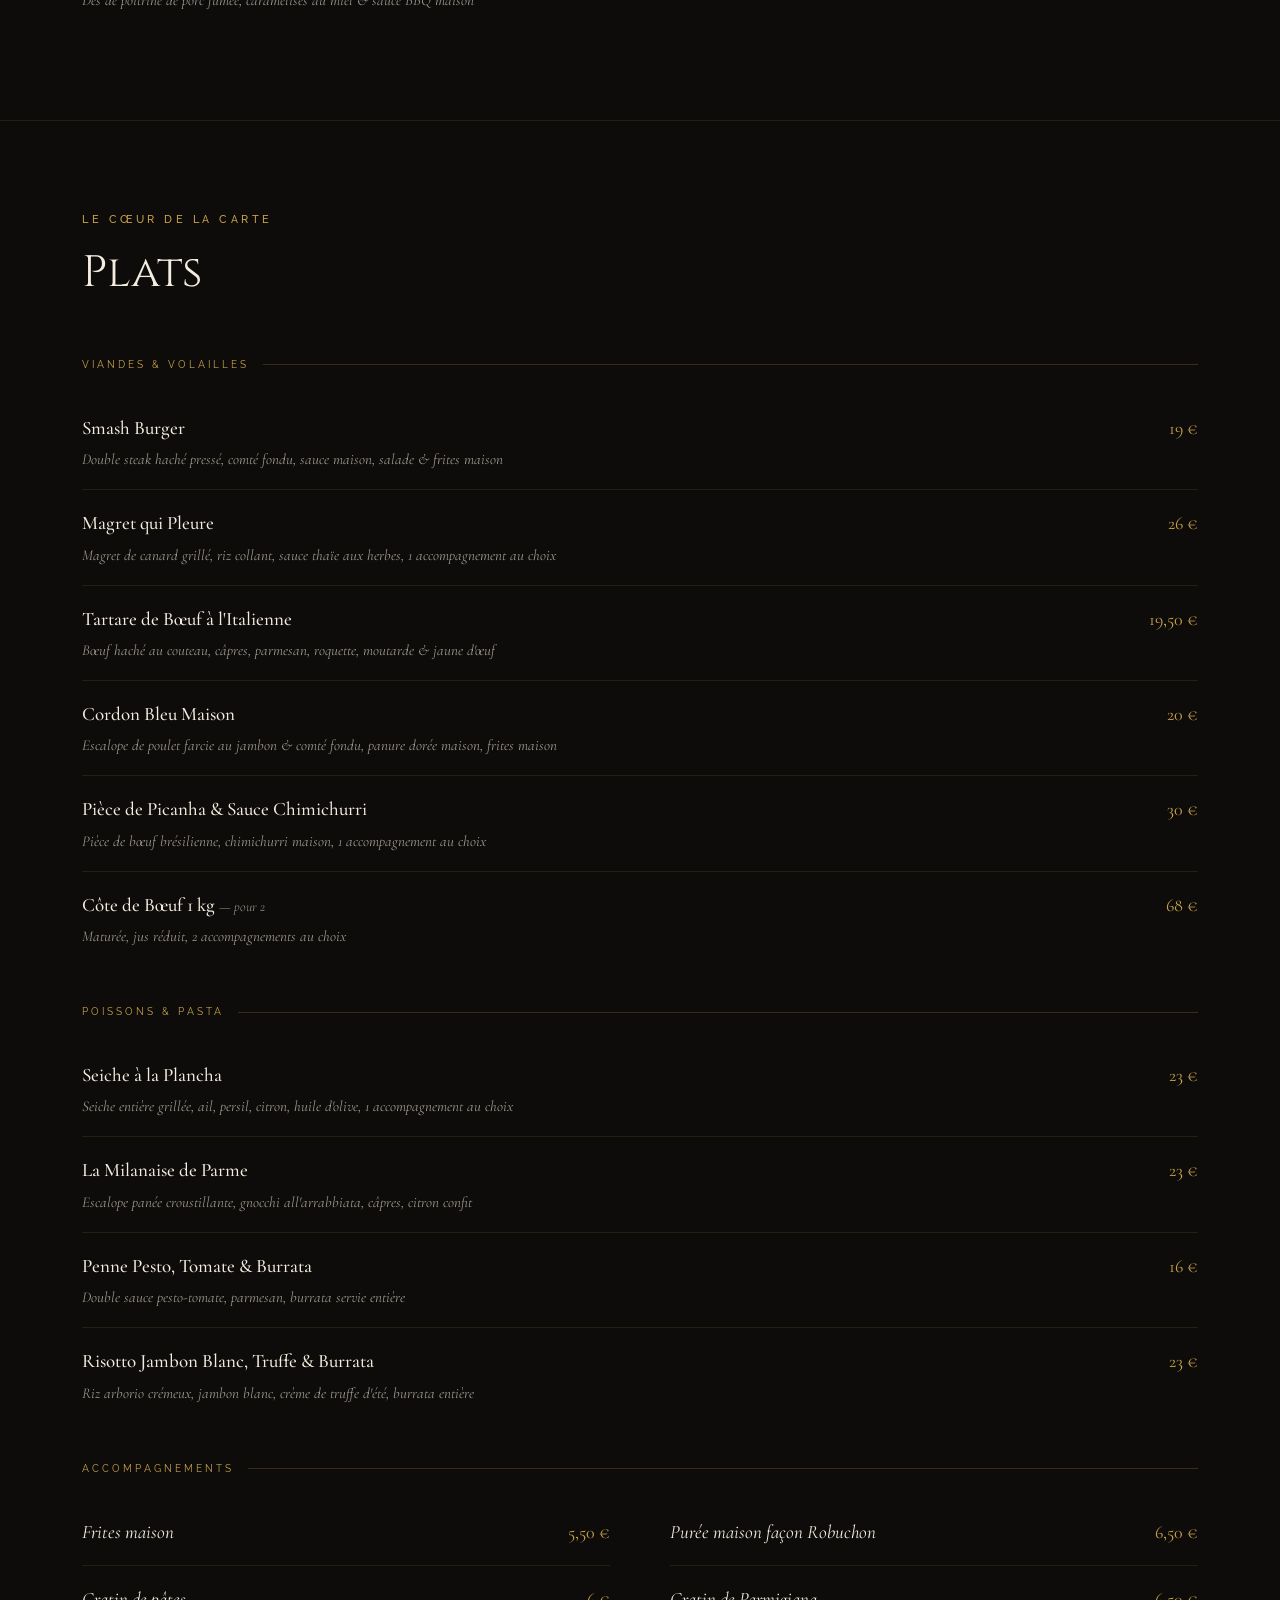
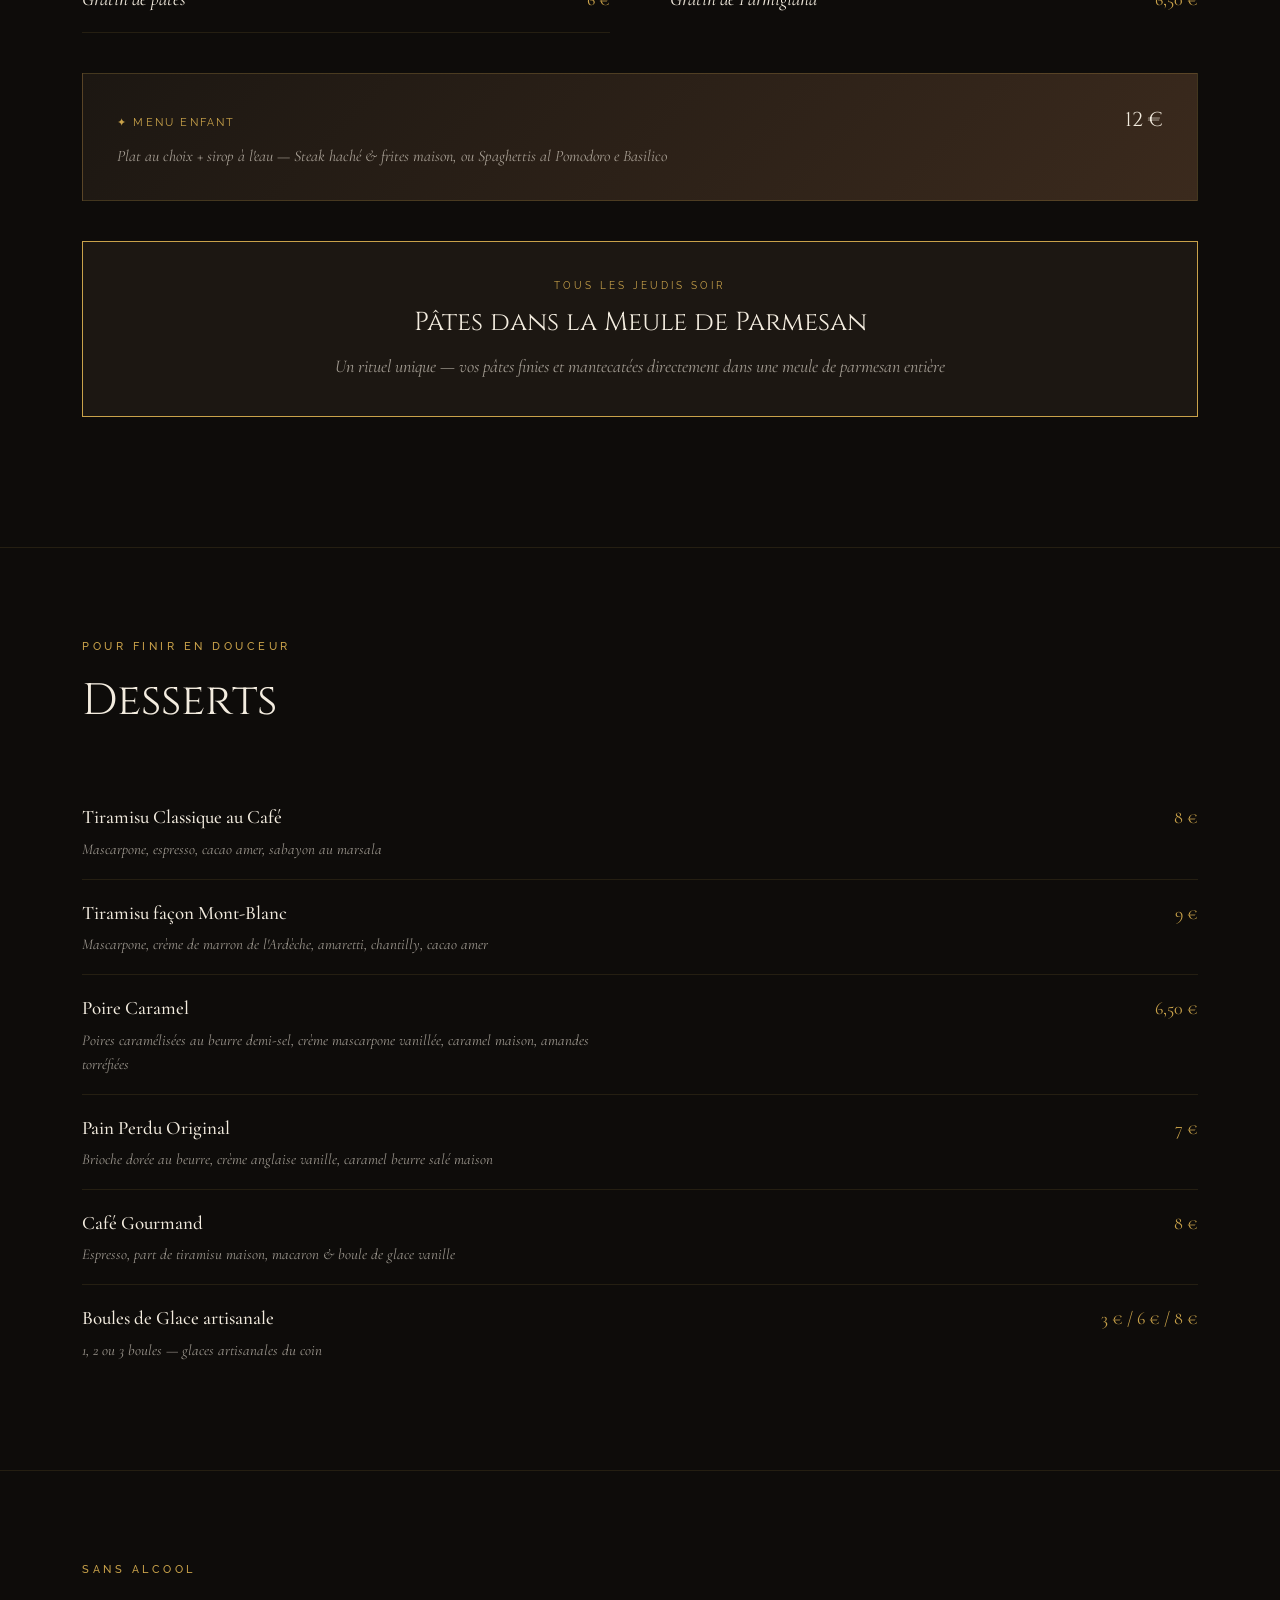
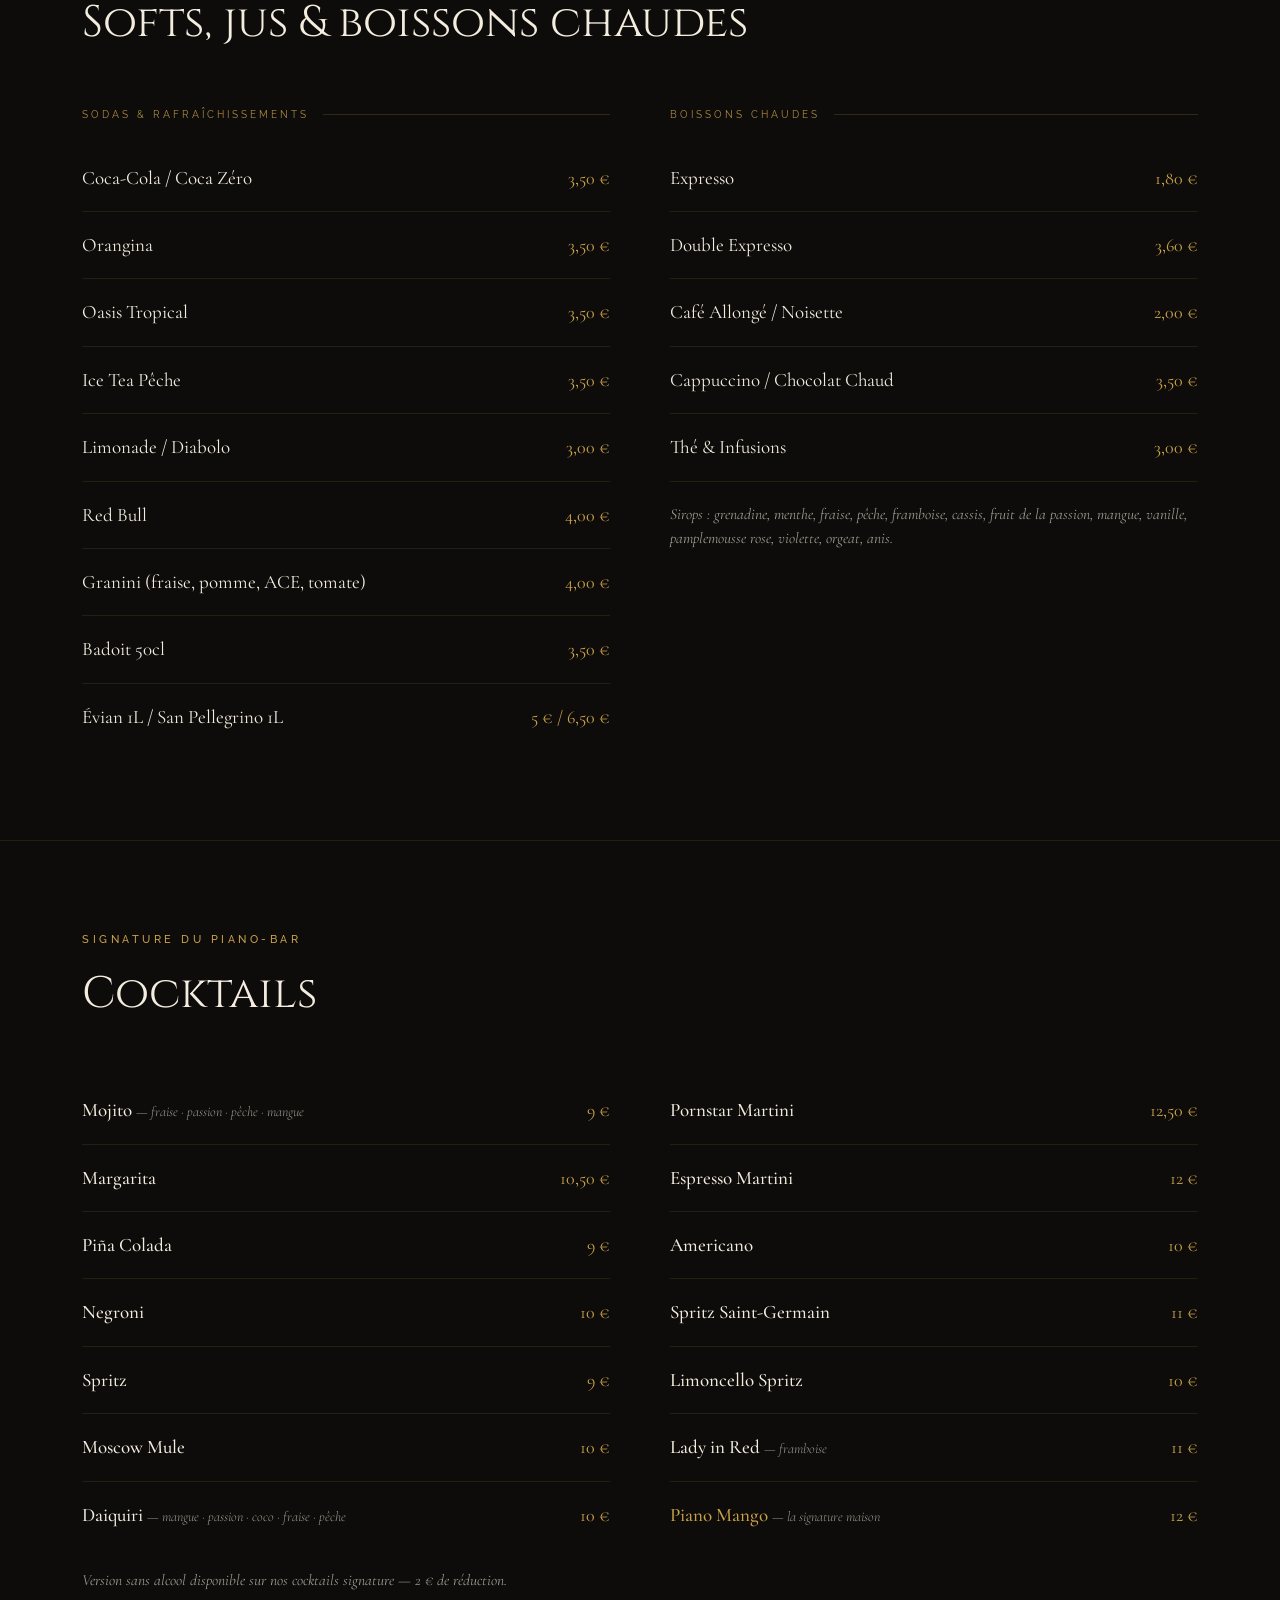
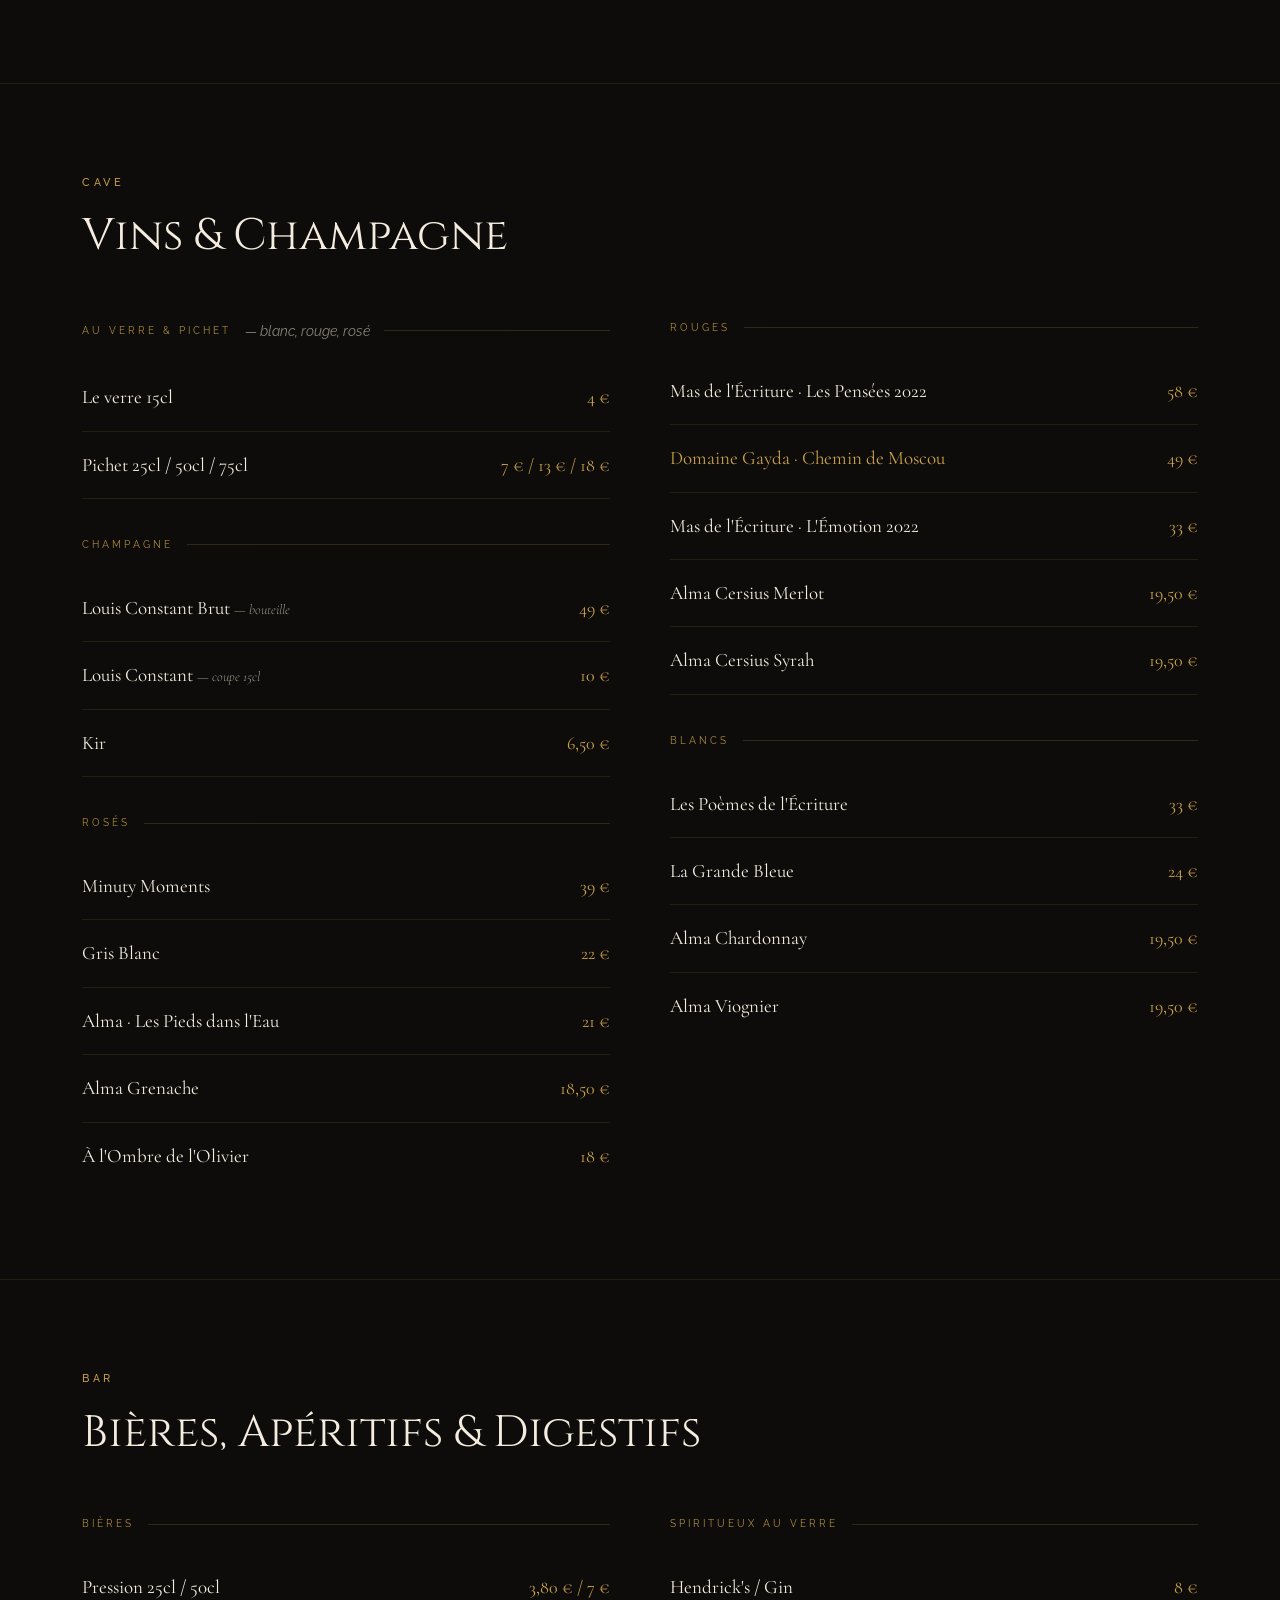
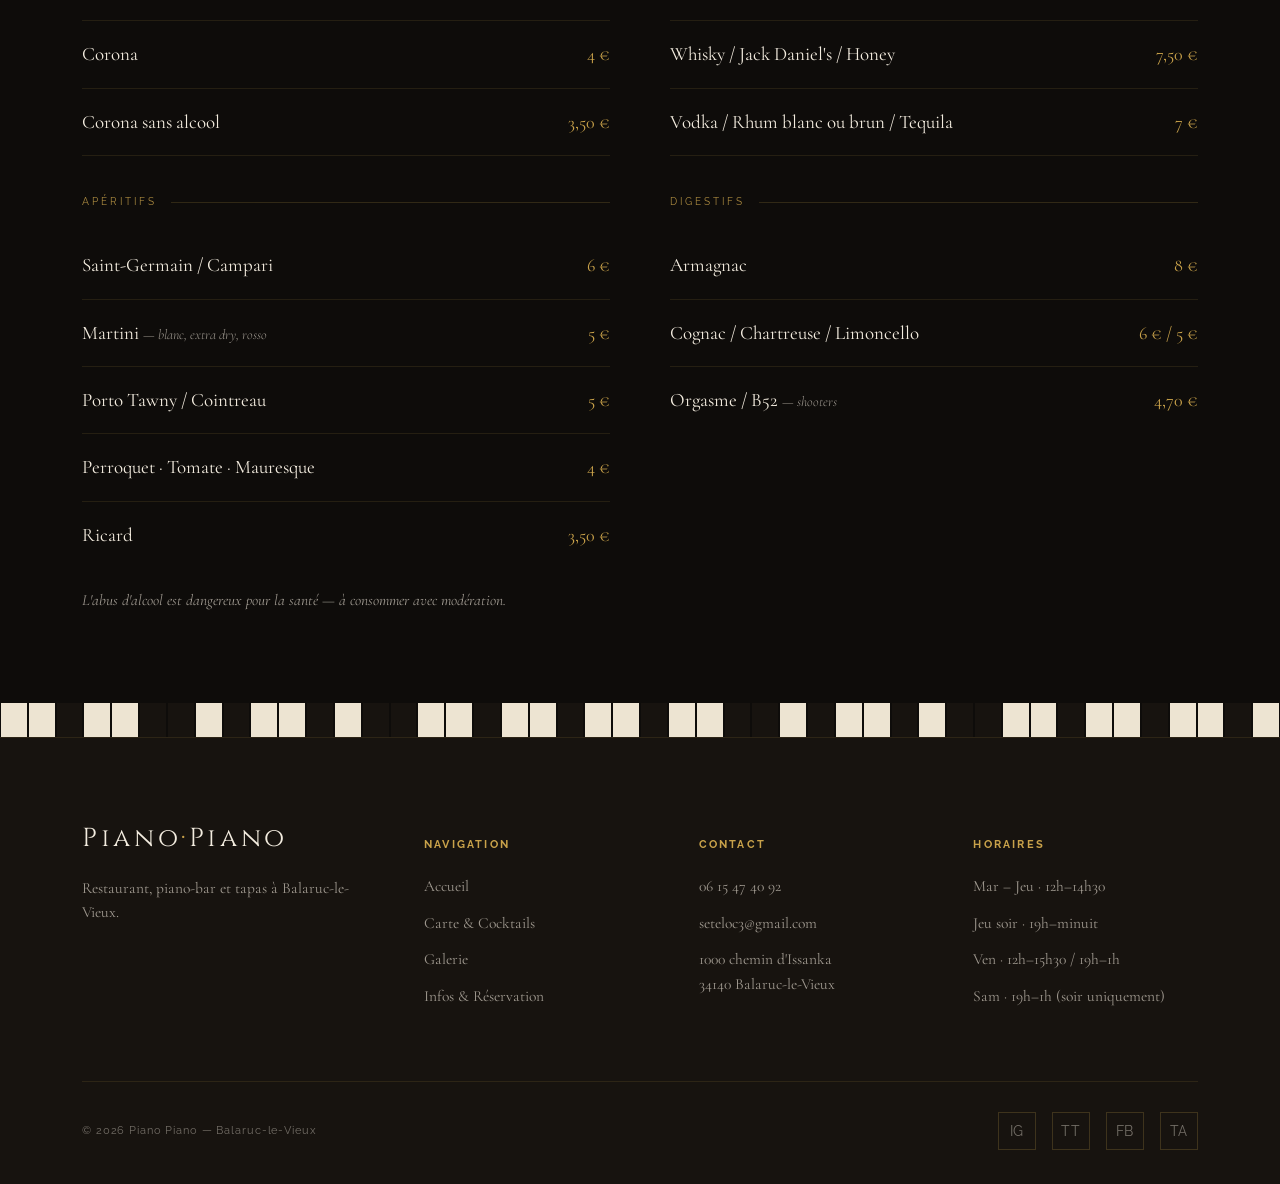
<file: menu.html>
<!DOCTYPE html>
<html lang="fr">
<head>
<meta charset="UTF-8">
<meta name="viewport" content="width=device-width, initial-scale=1.0">
<title>Carte &amp; Cocktails — Piano Piano</title>
<meta name="description" content="La carte de Piano Piano : entrées, tapas, plats italiens, desserts maison, cocktails signature, vins et champagnes.">
<link rel="stylesheet" href="css/style.css">
</head>
<body>

<header class="site-header">
  <div class="container nav-inner">
    <a href="index.html" class="brand">Piano<span>·</span>Piano</a>
    <nav class="nav-links">
      <a href="index.html">Accueil</a>
      <a href="menu.html" class="active">Carte &amp; Cocktails</a>
      <a href="galerie.html">Galerie</a>
      <a href="contact.html">Infos &amp; Réservation</a>
    </nav>
    <a href="contact.html" class="nav-cta">Réserver</a>
    <button class="nav-toggle" aria-label="Menu">☰</button>
  </div>
</header>

<section class="page-hero" style="background-image:url('images/plat-risotto.jpg');">
  <div class="container page-hero-inner">
    <p class="eyebrow">La carte</p>
    <h1>Cuisine italienne &amp; cocktails maison</h1>
    <p>Spécialités italiennes, viandes à la plancha, tapas et desserts — tout est préparé maison. Cocktails signature, vins et champagnes vous attendent côté bar.</p>
  </div>
</section>

<nav class="menu-nav">
  <div class="container menu-nav-inner">
    <a href="#formules">Formules midi</a>
    <a href="#entrees">Entrées</a>
    <a href="#tapas">Tapas</a>
    <a href="#plats">Plats</a>
    <a href="#desserts">Desserts</a>
    <a href="#boissons">Softs &amp; cafés</a>
    <a href="#cocktails">Cocktails</a>
    <a href="#vins">Vins &amp; Champagne</a>
    <a href="#spiritueux">Spiritueux</a>
  </div>
</nav>

<!-- FORMULES MIDI -->
<section id="formules" class="menu-block">
  <div class="container">
    <div class="menu-block-head reveal">
      <span class="eyebrow">Du lundi au vendredi, midi</span>
      <h2>Formules du jour</h2>
    </div>
    <div class="formule-strip reveal">
      <div class="formule-card">
        <span class="formule-badge">Formule</span>
        <div class="formule-name">Plat du jour</div>
        <div class="formule-price">14,90€</div>
      </div>
      <div class="formule-card featured">
        <span class="formule-badge">La plus demandée</span>
        <div class="formule-name">Entrée + Plat <em>ou</em> Plat + Dessert</div>
        <div class="formule-price">18,90€</div>
      </div>
      <div class="formule-card">
        <span class="formule-badge">Formule complète</span>
        <div class="formule-name">Entrée + Plat + Dessert</div>
        <div class="formule-price">21,90€</div>
      </div>
    </div>
    <p class="hours-note reveal">Entrée, plat et dessert au choix du jour, proposés selon le marché.</p>
  </div>
</section>

<!-- ENTRÉES -->
<section id="entrees" class="menu-block">
  <div class="container">
    <div class="menu-block-head reveal">
      <span class="eyebrow">Pour commencer</span>
      <h2>Entrées</h2>
    </div>
    <div class="reveal">
      <div class="menu-item">
        <div><div class="menu-item-name">Carpaccio de Bœuf à l'Italienne</div><div class="menu-item-desc">Fines tranches de bœuf, roquette citronnée, copeaux de parmesan, huile d'olive &amp; poivre du moulin</div></div>
        <div class="menu-item-price">13,90 €</div>
      </div>
      <div class="menu-item">
        <div><div class="menu-item-name">Burrata Méditerranée</div><div class="menu-item-desc">Burrata crémeuse, tomates anciennes marinées, tapenade noire, noix torréfiées, pesto de roquette</div></div>
        <div class="menu-item-price">13,50 €</div>
      </div>
      <div class="menu-item">
        <div><div class="menu-item-name">Carpaccio de Coppa</div><div class="menu-item-desc">Fines tranches de coppa, copeaux de parmesan affiné, pesto basilic maison, roquette citronnée</div></div>
        <div class="menu-item-price">12,50 €</div>
      </div>
      <div class="menu-item">
        <div><div class="menu-item-name">Arancini à la Truffe</div><div class="menu-item-desc">Boulettes de risotto croustillantes, cœur fondant au parmesan, huile de truffe noire</div></div>
        <div class="menu-item-price">10,50 €</div>
      </div>
      <div class="menu-item">
        <div><div class="menu-item-name">Œuf Mayo <span class="portion">— par 3</span></div><div class="menu-item-desc">Classique · Relevée · Truffe</div></div>
        <div class="menu-item-price">dès 5 €</div>
      </div>
      <div class="menu-item">
        <div><div class="menu-item-name">Salade César</div><div class="menu-item-desc">Romaine croquante, croûtons maison, parmesan, anchois, sauce César maison</div></div>
        <div class="menu-item-price">8 € / 14 €</div>
      </div>
      <div class="menu-item">
        <div><div class="menu-item-name">Salade Italienne &amp; Burrata</div><div class="menu-item-desc">Roquette, tomates cerises rôties, burrata entière, pesto basilic, pignons torréfiés, balsamique réduit</div></div>
        <div class="menu-item-price">9 € / 16 €</div>
      </div>
    </div>
  </div>
</section>

<!-- TAPAS -->
<section id="tapas" class="menu-block">
  <div class="container">
    <div class="menu-block-head reveal">
      <span class="eyebrow">À partager</span>
      <h2>Tapas</h2>
    </div>
    <div class="reveal">
      <div class="menu-item">
        <div><div class="menu-item-name">Planche Apéro Piano Piano</div><div class="menu-item-desc">Jambon affiné, fromage de caractère, tapenade noire maison, guacamole frais, brunoise de tomates</div></div>
        <div class="menu-item-price">18 € / 32 €</div>
      </div>
      <div class="menu-item">
        <div><div class="menu-item-name">Patatas Bravas</div><div class="menu-item-desc">Pommes de terre dorées au four, sauce brava maison, aïoli citronné à part</div></div>
        <div class="menu-item-price">6 €</div>
      </div>
      <div class="menu-item">
        <div><div class="menu-item-name">Croquetas Jamón Ibérico <span class="portion">— 5 pièces</span></div><div class="menu-item-desc">Béchamel crémeuse, jambon ibérique affiné, panure légère et dorée</div></div>
        <div class="menu-item-price">9,50 €</div>
      </div>
      <div class="menu-item">
        <div><div class="menu-item-name">Croquetas Chorizo &amp; Piment d'Espelette <span class="portion">— 5 pièces</span></div><div class="menu-item-desc">Béchamel crémeuse au chorizo ibérique, piment d'Espelette</div></div>
        <div class="menu-item-price">9 €</div>
      </div>
      <div class="menu-item">
        <div><div class="menu-item-name">Poulet Frit <span class="portion">— 4 pièces</span></div><div class="menu-item-desc">Morceaux de poulet marinés, panure croustillante aux herbes, sauce du chef</div></div>
        <div class="menu-item-price">9,50 €</div>
      </div>
      <div class="menu-item">
        <div><div class="menu-item-name">Pork Belly</div><div class="menu-item-desc">Dés de poitrine de porc fumée, caramélisés au miel &amp; sauce BBQ maison</div></div>
        <div class="menu-item-price">11 € / 20 €</div>
      </div>
    </div>
  </div>
</section>

<!-- PLATS -->
<section id="plats" class="menu-block">
  <div class="container">
    <div class="menu-block-head reveal">
      <span class="eyebrow">Le cœur de la carte</span>
      <h2>Plats</h2>
    </div>

    <p class="menu-sub reveal">Viandes &amp; volailles</p>
    <div class="reveal">
      <div class="menu-item"><div><div class="menu-item-name">Smash Burger</div><div class="menu-item-desc">Double steak haché pressé, comté fondu, sauce maison, salade &amp; frites maison</div></div><div class="menu-item-price">19 €</div></div>
      <div class="menu-item"><div><div class="menu-item-name">Magret qui Pleure</div><div class="menu-item-desc">Magret de canard grillé, riz collant, sauce thaïe aux herbes, 1 accompagnement au choix</div></div><div class="menu-item-price">26 €</div></div>
      <div class="menu-item"><div><div class="menu-item-name">Tartare de Bœuf à l'Italienne</div><div class="menu-item-desc">Bœuf haché au couteau, câpres, parmesan, roquette, moutarde &amp; jaune d'œuf</div></div><div class="menu-item-price">19,50 €</div></div>
      <div class="menu-item"><div><div class="menu-item-name">Cordon Bleu Maison</div><div class="menu-item-desc">Escalope de poulet farcie au jambon &amp; comté fondu, panure dorée maison, frites maison</div></div><div class="menu-item-price">20 €</div></div>
      <div class="menu-item"><div><div class="menu-item-name">Pièce de Picanha &amp; Sauce Chimichurri</div><div class="menu-item-desc">Pièce de bœuf brésilienne, chimichurri maison, 1 accompagnement au choix</div></div><div class="menu-item-price">30 €</div></div>
      <div class="menu-item"><div><div class="menu-item-name">Côte de Bœuf 1 kg <span class="portion">— pour 2</span></div><div class="menu-item-desc">Maturée, jus réduit, 2 accompagnements au choix</div></div><div class="menu-item-price">68 €</div></div>
    </div>

    <p class="menu-sub reveal">Poissons &amp; pasta</p>
    <div class="reveal">
      <div class="menu-item"><div><div class="menu-item-name">Seiche à la Plancha</div><div class="menu-item-desc">Seiche entière grillée, ail, persil, citron, huile d'olive, 1 accompagnement au choix</div></div><div class="menu-item-price">23 €</div></div>
      <div class="menu-item"><div><div class="menu-item-name">La Milanaise de Parme</div><div class="menu-item-desc">Escalope panée croustillante, gnocchi all'arrabbiata, câpres, citron confit</div></div><div class="menu-item-price">23 €</div></div>
      <div class="menu-item"><div><div class="menu-item-name">Penne Pesto, Tomate &amp; Burrata</div><div class="menu-item-desc">Double sauce pesto-tomate, parmesan, burrata servie entière</div></div><div class="menu-item-price">16 €</div></div>
      <div class="menu-item"><div><div class="menu-item-name">Risotto Jambon Blanc, Truffe &amp; Burrata</div><div class="menu-item-desc">Riz arborio crémeux, jambon blanc, crème de truffe d'été, burrata entière</div></div><div class="menu-item-price">23 €</div></div>
    </div>

    <p class="menu-sub reveal">Accompagnements</p>
    <div class="reveal menu-grid-2">
      <div class="menu-item"><div class="menu-item-name" style="font-style:italic; font-weight:400;">Frites maison</div><div class="menu-item-price">5,50 €</div></div>
      <div class="menu-item"><div class="menu-item-name" style="font-style:italic; font-weight:400;">Purée maison façon Robuchon</div><div class="menu-item-price">6,50 €</div></div>
      <div class="menu-item"><div class="menu-item-name" style="font-style:italic; font-weight:400;">Gratin de pâtes</div><div class="menu-item-price">6 €</div></div>
      <div class="menu-item"><div class="menu-item-name" style="font-style:italic; font-weight:400;">Gratin de Parmigiana</div><div class="menu-item-price">6,50 €</div></div>
    </div>

    <div style="background:linear-gradient(135deg, var(--noir-card), var(--bois)); border:1px solid var(--line); padding:30px 34px; margin:40px 0;" class="reveal">
      <div style="display:flex; justify-content:space-between; align-items:baseline; margin-bottom:8px;">
        <span style="font-family:var(--sans); font-size:11px; letter-spacing:.2em; text-transform:uppercase; color:var(--or);">✦ Menu Enfant</span>
        <span style="font-family:var(--display); font-size:20px;">12 €</span>
      </div>
      <p style="font-style:italic; color:var(--text-mut); font-size:16px;">Plat au choix + sirop à l'eau — Steak haché &amp; frites maison, ou Spaghettis al Pomodoro e Basilico</p>
    </div>

    <div style="background:var(--noir-card); border:1px solid var(--or); padding:36px 40px; text-align:center; margin:40px 0;" class="reveal">
      <p style="font-family:var(--sans); font-size:10px; letter-spacing:.3em; text-transform:uppercase; color:var(--or); margin-bottom:8px;">Tous les jeudis soir</p>
      <h3 style="font-family:var(--display); font-size:26px; margin-bottom:8px;">Pâtes dans la Meule de Parmesan</h3>
      <p style="font-style:italic; color:var(--text-mut);">Un rituel unique — vos pâtes finies et mantecatées directement dans une meule de parmesan entière</p>
    </div>
  </div>
</section>

<!-- DESSERTS -->
<section id="desserts" class="menu-block">
  <div class="container">
    <div class="menu-block-head reveal">
      <span class="eyebrow">Pour finir en douceur</span>
      <h2>Desserts</h2>
    </div>
    <div class="reveal">
      <div class="menu-item"><div><div class="menu-item-name">Tiramisu Classique au Café</div><div class="menu-item-desc">Mascarpone, espresso, cacao amer, sabayon au marsala</div></div><div class="menu-item-price">8 €</div></div>
      <div class="menu-item"><div><div class="menu-item-name">Tiramisu façon Mont-Blanc</div><div class="menu-item-desc">Mascarpone, crème de marron de l'Ardèche, amaretti, chantilly, cacao amer</div></div><div class="menu-item-price">9 €</div></div>
      <div class="menu-item"><div><div class="menu-item-name">Poire Caramel</div><div class="menu-item-desc">Poires caramélisées au beurre demi-sel, crème mascarpone vanillée, caramel maison, amandes torréfiées</div></div><div class="menu-item-price">6,50 €</div></div>
      <div class="menu-item"><div><div class="menu-item-name">Pain Perdu Original</div><div class="menu-item-desc">Brioche dorée au beurre, crème anglaise vanille, caramel beurre salé maison</div></div><div class="menu-item-price">7 €</div></div>
      <div class="menu-item"><div><div class="menu-item-name">Café Gourmand</div><div class="menu-item-desc">Espresso, part de tiramisu maison, macaron &amp; boule de glace vanille</div></div><div class="menu-item-price">8 €</div></div>
      <div class="menu-item"><div><div class="menu-item-name">Boules de Glace artisanale</div><div class="menu-item-desc">1, 2 ou 3 boules — glaces artisanales du coin</div></div><div class="menu-item-price">3 € / 6 € / 8 €</div></div>
    </div>
  </div>
</section>

<!-- SOFTS & CAFÉS -->
<section id="boissons" class="menu-block">
  <div class="container">
    <div class="menu-block-head reveal">
      <span class="eyebrow">Sans alcool</span>
      <h2>Softs, jus &amp; boissons chaudes</h2>
    </div>
    <div class="reveal menu-grid-2">
      <div>
        <p class="menu-sub">Sodas &amp; rafraîchissements</p>
        <div class="menu-item"><div class="menu-item-name" style="font-weight:400;">Coca-Cola / Coca Zéro</div><div class="menu-item-price">3,50 €</div></div>
        <div class="menu-item"><div class="menu-item-name" style="font-weight:400;">Orangina</div><div class="menu-item-price">3,50 €</div></div>
        <div class="menu-item"><div class="menu-item-name" style="font-weight:400;">Oasis Tropical</div><div class="menu-item-price">3,50 €</div></div>
        <div class="menu-item"><div class="menu-item-name" style="font-weight:400;">Ice Tea Pêche</div><div class="menu-item-price">3,50 €</div></div>
        <div class="menu-item"><div class="menu-item-name" style="font-weight:400;">Limonade / Diabolo</div><div class="menu-item-price">3,00 €</div></div>
        <div class="menu-item"><div class="menu-item-name" style="font-weight:400;">Red Bull</div><div class="menu-item-price">4,00 €</div></div>
        <div class="menu-item"><div class="menu-item-name" style="font-weight:400;">Granini (fraise, pomme, ACE, tomate)</div><div class="menu-item-price">4,00 €</div></div>
        <div class="menu-item"><div class="menu-item-name" style="font-weight:400;">Badoit 50cl</div><div class="menu-item-price">3,50 €</div></div>
        <div class="menu-item"><div class="menu-item-name" style="font-weight:400;">Évian 1L / San Pellegrino 1L</div><div class="menu-item-price">5 € / 6,50 €</div></div>
      </div>
      <div>
        <p class="menu-sub">Boissons chaudes</p>
        <div class="menu-item"><div class="menu-item-name" style="font-weight:400;">Expresso</div><div class="menu-item-price">1,80 €</div></div>
        <div class="menu-item"><div class="menu-item-name" style="font-weight:400;">Double Expresso</div><div class="menu-item-price">3,60 €</div></div>
        <div class="menu-item"><div class="menu-item-name" style="font-weight:400;">Café Allongé / Noisette</div><div class="menu-item-price">2,00 €</div></div>
        <div class="menu-item"><div class="menu-item-name" style="font-weight:400;">Cappuccino / Chocolat Chaud</div><div class="menu-item-price">3,50 €</div></div>
        <div class="menu-item"><div class="menu-item-name" style="font-weight:400;">Thé &amp; Infusions</div><div class="menu-item-price">3,00 €</div></div>
        <p class="hours-note" style="margin-top:20px;">Sirops : grenadine, menthe, fraise, pêche, framboise, cassis, fruit de la passion, mangue, vanille, pamplemousse rose, violette, orgeat, anis.</p>
      </div>
    </div>
  </div>
</section>

<!-- COCKTAILS -->
<section id="cocktails" class="menu-block">
  <div class="container">
    <div class="menu-block-head reveal">
      <span class="eyebrow">Signature du piano-bar</span>
      <h2>Cocktails</h2>
    </div>
    <div class="reveal menu-grid-2">
      <div>
        <div class="menu-item"><div><div class="menu-item-name">Mojito <span class="portion">— fraise · passion · pêche · mangue</span></div></div><div class="menu-item-price">9 €</div></div>
        <div class="menu-item"><div class="menu-item-name">Margarita</div><div class="menu-item-price">10,50 €</div></div>
        <div class="menu-item"><div class="menu-item-name">Piña Colada</div><div class="menu-item-price">9 €</div></div>
        <div class="menu-item"><div class="menu-item-name">Negroni</div><div class="menu-item-price">10 €</div></div>
        <div class="menu-item"><div class="menu-item-name">Spritz</div><div class="menu-item-price">9 €</div></div>
        <div class="menu-item"><div class="menu-item-name">Moscow Mule</div><div class="menu-item-price">10 €</div></div>
        <div class="menu-item"><div><div class="menu-item-name">Daiquiri <span class="portion">— mangue · passion · coco · fraise · pêche</span></div></div><div class="menu-item-price">10 €</div></div>
      </div>
      <div>
        <div class="menu-item"><div class="menu-item-name">Pornstar Martini</div><div class="menu-item-price">12,50 €</div></div>
        <div class="menu-item"><div class="menu-item-name">Espresso Martini</div><div class="menu-item-price">12 €</div></div>
        <div class="menu-item"><div class="menu-item-name">Americano</div><div class="menu-item-price">10 €</div></div>
        <div class="menu-item"><div class="menu-item-name">Spritz Saint-Germain</div><div class="menu-item-price">11 €</div></div>
        <div class="menu-item"><div class="menu-item-name">Limoncello Spritz</div><div class="menu-item-price">10 €</div></div>
        <div class="menu-item"><div><div class="menu-item-name">Lady in Red <span class="portion">— framboise</span></div></div><div class="menu-item-price">11 €</div></div>
        <div class="menu-item" style="border-color:var(--or);"><div><div class="menu-item-name" style="color:var(--or);">Piano Mango <span class="portion">— la signature maison</span></div></div><div class="menu-item-price">12 €</div></div>
      </div>
    </div>
    <p class="hours-note reveal">Version sans alcool disponible sur nos cocktails signature — 2 € de réduction.</p>
  </div>
</section>

<!-- VINS & CHAMPAGNE -->
<section id="vins" class="menu-block">
  <div class="container">
    <div class="menu-block-head reveal">
      <span class="eyebrow">Cave</span>
      <h2>Vins &amp; Champagne</h2>
    </div>
    <div class="reveal menu-grid-2">
      <div>
        <p class="menu-sub">Au verre &amp; pichet <span style="font-style:italic; text-transform:none; letter-spacing:0; color:var(--text-mut); font-size:14px;">— blanc, rouge, rosé</span></p>
        <div class="menu-item"><div class="menu-item-name" style="font-weight:400;">Le verre 15cl</div><div class="menu-item-price">4 €</div></div>
        <div class="menu-item"><div class="menu-item-name" style="font-weight:400;">Pichet 25cl / 50cl / 75cl</div><div class="menu-item-price">7 € / 13 € / 18 €</div></div>
        <p class="menu-sub">Champagne</p>
        <div class="menu-item"><div class="menu-item-name" style="font-weight:400;">Louis Constant Brut <span class="portion">— bouteille</span></div><div class="menu-item-price">49 €</div></div>
        <div class="menu-item"><div class="menu-item-name" style="font-weight:400;">Louis Constant <span class="portion">— coupe 15cl</span></div><div class="menu-item-price">10 €</div></div>
        <div class="menu-item"><div class="menu-item-name" style="font-weight:400;">Kir</div><div class="menu-item-price">6,50 €</div></div>
        <p class="menu-sub">Rosés</p>
        <div class="menu-item"><div class="menu-item-name" style="font-weight:400;">Minuty Moments</div><div class="menu-item-price">39 €</div></div>
        <div class="menu-item"><div class="menu-item-name" style="font-weight:400;">Gris Blanc</div><div class="menu-item-price">22 €</div></div>
        <div class="menu-item"><div class="menu-item-name" style="font-weight:400;">Alma · Les Pieds dans l'Eau</div><div class="menu-item-price">21 €</div></div>
        <div class="menu-item"><div class="menu-item-name" style="font-weight:400;">Alma Grenache</div><div class="menu-item-price">18,50 €</div></div>
        <div class="menu-item"><div class="menu-item-name" style="font-weight:400;">À l'Ombre de l'Olivier</div><div class="menu-item-price">18 €</div></div>
      </div>
      <div>
        <p class="menu-sub">Rouges</p>
        <div class="menu-item"><div class="menu-item-name" style="font-weight:400;">Mas de l'Écriture · Les Pensées 2022</div><div class="menu-item-price">58 €</div></div>
        <div class="menu-item"><div><div class="menu-item-name" style="font-weight:400; color:var(--or);">Domaine Gayda · Chemin de Moscou</div></div><div class="menu-item-price">49 €</div></div>
        <div class="menu-item"><div class="menu-item-name" style="font-weight:400;">Mas de l'Écriture · L'Émotion 2022</div><div class="menu-item-price">33 €</div></div>
        <div class="menu-item"><div class="menu-item-name" style="font-weight:400;">Alma Cersius Merlot</div><div class="menu-item-price">19,50 €</div></div>
        <div class="menu-item"><div class="menu-item-name" style="font-weight:400;">Alma Cersius Syrah</div><div class="menu-item-price">19,50 €</div></div>
        <p class="menu-sub">Blancs</p>
        <div class="menu-item"><div class="menu-item-name" style="font-weight:400;">Les Poèmes de l'Écriture</div><div class="menu-item-price">33 €</div></div>
        <div class="menu-item"><div class="menu-item-name" style="font-weight:400;">La Grande Bleue</div><div class="menu-item-price">24 €</div></div>
        <div class="menu-item"><div class="menu-item-name" style="font-weight:400;">Alma Chardonnay</div><div class="menu-item-price">19,50 €</div></div>
        <div class="menu-item"><div class="menu-item-name" style="font-weight:400;">Alma Viognier</div><div class="menu-item-price">19,50 €</div></div>
      </div>
    </div>
  </div>
</section>

<!-- SPIRITUEUX -->
<section id="spiritueux" class="menu-block">
  <div class="container">
    <div class="menu-block-head reveal">
      <span class="eyebrow">Bar</span>
      <h2>Bières, Apéritifs &amp; Digestifs</h2>
    </div>
    <div class="reveal menu-grid-2">
      <div>
        <p class="menu-sub">Bières</p>
        <div class="menu-item"><div class="menu-item-name" style="font-weight:400;">Pression 25cl / 50cl</div><div class="menu-item-price">3,80 € / 7 €</div></div>
        <div class="menu-item"><div class="menu-item-name" style="font-weight:400;">Corona</div><div class="menu-item-price">4 €</div></div>
        <div class="menu-item"><div class="menu-item-name" style="font-weight:400;">Corona sans alcool</div><div class="menu-item-price">3,50 €</div></div>
        <p class="menu-sub">Apéritifs</p>
        <div class="menu-item"><div class="menu-item-name" style="font-weight:400;">Saint-Germain / Campari</div><div class="menu-item-price">6 €</div></div>
        <div class="menu-item"><div class="menu-item-name" style="font-weight:400;">Martini <span class="portion">— blanc, extra dry, rosso</span></div><div class="menu-item-price">5 €</div></div>
        <div class="menu-item"><div class="menu-item-name" style="font-weight:400;">Porto Tawny / Cointreau</div><div class="menu-item-price">5 €</div></div>
        <div class="menu-item"><div class="menu-item-name" style="font-weight:400;">Perroquet · Tomate · Mauresque</div><div class="menu-item-price">4 €</div></div>
        <div class="menu-item"><div class="menu-item-name" style="font-weight:400;">Ricard</div><div class="menu-item-price">3,50 €</div></div>
      </div>
      <div>
        <p class="menu-sub">Spiritueux au verre</p>
        <div class="menu-item"><div class="menu-item-name" style="font-weight:400;">Hendrick's / Gin</div><div class="menu-item-price">8 €</div></div>
        <div class="menu-item"><div class="menu-item-name" style="font-weight:400;">Whisky / Jack Daniel's / Honey</div><div class="menu-item-price">7,50 €</div></div>
        <div class="menu-item"><div class="menu-item-name" style="font-weight:400;">Vodka / Rhum blanc ou brun / Tequila</div><div class="menu-item-price">7 €</div></div>
        <p class="menu-sub">Digestifs</p>
        <div class="menu-item"><div class="menu-item-name" style="font-weight:400;">Armagnac</div><div class="menu-item-price">8 €</div></div>
        <div class="menu-item"><div class="menu-item-name" style="font-weight:400;">Cognac / Chartreuse / Limoncello</div><div class="menu-item-price">6 € / 5 €</div></div>
        <div class="menu-item"><div class="menu-item-name" style="font-weight:400;">Orgasme / B52 <span class="portion">— shooters</span></div><div class="menu-item-price">4,70 €</div></div>
      </div>
    </div>
    <p class="hours-note reveal">L'abus d'alcool est dangereux pour la santé — à consommer avec modération.</p>
  </div>
</section>

<div class="piano-divider" aria-hidden="true"></div>

<footer class="site-footer">
  <div class="container">
    <div class="footer-grid">
      <div class="footer-brand">
        <span class="brand">Piano<span style="color:var(--or)">·</span>Piano</span>
        <p>Restaurant, piano-bar et tapas à Balaruc-le-Vieux.</p>
      </div>
      <div class="footer-col">
        <h5>Navigation</h5>
        <ul>
          <li><a href="index.html">Accueil</a></li>
          <li><a href="menu.html">Carte &amp; Cocktails</a></li>
          <li><a href="galerie.html">Galerie</a></li>
          <li><a href="contact.html">Infos &amp; Réservation</a></li>
        </ul>
      </div>
      <div class="footer-col">
        <h5>Contact</h5>
        <ul>
          <li><a href="tel:0615474092">06 15 47 40 92</a></li>
          <li><a href="mailto:seteloc3@gmail.com">seteloc3@gmail.com</a></li>
          <li>1000 chemin d'Issanka<br>34140 Balaruc-le-Vieux</li>
        </ul>
      </div>
      <div class="footer-col">
        <h5>Horaires</h5>
        <ul>
          <li>Mar – Jeu · 12h–14h30</li>
          <li>Jeu soir · 19h–minuit</li>
          <li>Ven · 12h–15h30 / 19h–1h</li>
          <li>Sam · 19h–1h (soir uniquement)</li>
        </ul>
      </div>
    </div>
    <div class="footer-bottom">
      <span>© 2026 Piano Piano — Balaruc-le-Vieux</span>
      <div class="socials">
        <a href="#" aria-label="Instagram">IG</a>
        <a href="#" aria-label="TikTok">TT</a>
        <a href="#" aria-label="Facebook">FB</a>
        <a href="#" aria-label="TripAdvisor">TA</a>
      </div>
    </div>
  </div>
</footer>

<script src="js/main.js"></script>
</body>
</html>
</file>
<file: css/style.css>
/* =========================================================
   PIANO PIANO — Restaurant · Piano-Bar · Tapas · Cocktails
   Balaruc-le-Vieux
   ========================================================= */

@import url('https://fonts.googleapis.com/css2?family=Cormorant+Garamond:ital,wght@0,300;0,400;0,500;0,600;1,300;1,400&family=Cinzel:wght@400;500;600&family=Raleway:wght@300;400;500;600&display=swap');

:root{
  /* --- Palette --- */
  --noir:        #0E0C0A;
  --noir-soft:   #17130F;
  --noir-card:   #1C1712;
  --bois:        #3B2A1D;
  --bois-clair:  #6B4A30;
  --or:          #C9A24A;
  --or-vif:      #E4C376;
  --or-profond:  #8B6914;
  --creme:       #F3ECDF;
  --creme-soft:  #EDE4D2;
  --terracotta:  #BE5A3E;
  --terracotta-soft:#C97A5C;
  --sauge:       #93A67F;
  --text-mut:    rgba(243,236,223,0.62);
  --text-mut2:   rgba(243,236,223,0.42);
  --line:        rgba(201,162,74,0.22);
  --line-soft:   rgba(201,162,74,0.12);

  --serif: 'Cormorant Garamond', serif;
  --display: 'Cinzel', serif;
  --sans: 'Raleway', sans-serif;

  --container: 1180px;
}

*,*::before,*::after{ box-sizing:border-box; }
html{ scroll-behavior:smooth; }
body{
  margin:0;
  background:var(--noir);
  color:var(--creme);
  font-family:var(--serif);
  font-size:18px;
  line-height:1.6;
  -webkit-font-smoothing:antialiased;
}
img{ max-width:100%; display:block; }
a{ color:inherit; text-decoration:none; }
ul{ list-style:none; margin:0; padding:0; }
h1,h2,h3,h4{ margin:0; font-weight:400; }
p{ margin:0; }
button{ font-family:inherit; }

@media (prefers-reduced-motion: reduce){
  html{ scroll-behavior:auto; }
  *{ animation-duration:0.001ms !important; animation-iteration-count:1 !important; transition-duration:0.001ms !important; }
}

/* ---------- Utility ---------- */
.container{ max-width:var(--container); margin:0 auto; padding:0 32px; }
.eyebrow{
  font-family:var(--sans); font-weight:500; font-size:11px;
  letter-spacing:.32em; text-transform:uppercase; color:var(--or);
}
.section{ padding:110px 0; position:relative; }
.section-tight{ padding:70px 0; }
.reveal{ opacity:0; transform:translateY(28px); transition:opacity .9s ease, transform .9s ease; }
.reveal.is-visible{ opacity:1; transform:translateY(0); }
.center{ text-align:center; }

.btn{
  display:inline-flex; align-items:center; gap:10px;
  font-family:var(--sans); font-weight:600; font-size:12px;
  letter-spacing:.2em; text-transform:uppercase;
  padding:16px 34px; border:1px solid var(--or);
  color:var(--creme); background:transparent;
  transition:background .35s ease, color .35s ease, border-color .35s ease, transform .35s ease;
  cursor:pointer;
}
.btn:hover{ background:var(--or); color:var(--noir); transform:translateY(-2px); }
.btn-solid{ background:var(--or); color:var(--noir); }
.btn-solid:hover{ background:var(--or-vif); border-color:var(--or-vif); }
.btn-ghost{ border-color:rgba(243,236,223,0.3); }
.btn-ghost:hover{ background:var(--creme); color:var(--noir); border-color:var(--creme); }

/* ---------- Piano-key divider (signature element) ---------- */
.piano-divider{
  width:100%; height:34px; display:flex; overflow:hidden;
  background:var(--noir);
}
.piano-divider span{
  flex:1; background:var(--creme-soft); margin:0 1px;
  transform-origin:top; animation:key-breathe 5.5s ease-in-out infinite;
  max-width:46px;
}
.piano-divider span:nth-child(3n){ background:var(--noir-soft); animation-delay:.15s; }
.piano-divider span:nth-child(4n){ animation-delay:.3s; }
.piano-divider span:nth-child(5n){ animation-delay:.45s; }
.piano-divider span:nth-child(7n){ background:var(--noir-soft); animation-delay:.6s; }
@keyframes key-breathe{
  0%,100%{ transform:scaleY(1); }
  50%{ transform:scaleY(.72); }
}

.ornament{
  text-align:center; color:var(--or); letter-spacing:.5em; font-size:14px;
  opacity:.7; margin:6px 0 0;
}

/* ---------- Nav ---------- */
.site-header{
  position:fixed; top:0; left:0; right:0; z-index:100;
  padding:26px 0; transition:background .4s ease, padding .4s ease, box-shadow .4s ease;
  background:linear-gradient(to bottom, rgba(14,12,10,0.85), transparent);
}
.site-header.scrolled{
  background:rgba(14,12,10,0.92); backdrop-filter:blur(10px);
  padding:16px 0; box-shadow:0 10px 30px rgba(0,0,0,0.35);
  border-bottom:1px solid var(--line-soft);
}
.nav-inner{ display:flex; align-items:center; justify-content:space-between; }
.brand{
  font-family:var(--display); font-size:22px; letter-spacing:.14em; color:var(--creme);
}
.brand span{ color:var(--or); }
.nav-links{ display:flex; gap:42px; align-items:center; }
.nav-links a{
  font-family:var(--sans); font-size:11px; letter-spacing:.2em; text-transform:uppercase;
  color:var(--creme); position:relative; padding-bottom:4px;
}
.nav-links a::after{
  content:''; position:absolute; left:0; bottom:0; width:0; height:1px; background:var(--or);
  transition:width .35s ease;
}
.nav-links a:hover::after, .nav-links a.active::after{ width:100%; }
.nav-links a.active{ color:var(--or); }
.nav-cta{
  font-family:var(--sans); font-size:11px; letter-spacing:.18em; text-transform:uppercase;
  padding:11px 22px; border:1px solid var(--or); color:var(--or);
  transition:all .3s ease;
}
.nav-cta:hover{ background:var(--or); color:var(--noir); }
.nav-toggle{ display:none; background:none; border:none; color:var(--creme); font-size:26px; cursor:pointer; }

@media (max-width: 900px){
  .nav-links{
    position:fixed; inset:0 0 0 auto; width:78%; max-width:340px;
    background:var(--noir-soft); flex-direction:column; justify-content:center;
    gap:34px; transform:translateX(100%); transition:transform .45s ease;
    box-shadow:-20px 0 60px rgba(0,0,0,0.5);
  }
  .nav-links.open{ transform:translateX(0); }
  .nav-links a{ font-size:14px; }
  .nav-toggle{ display:block; }
  .nav-cta{ display:none; }
}

/* ---------- Hero ---------- */
.hero{
  position:relative; height:100vh; min-height:640px;
  display:flex; align-items:flex-end;
  background-size:cover; background-position:center;
}
.hero::before{
  content:''; position:absolute; inset:0;
  background:linear-gradient(180deg, rgba(14,12,10,0.35) 0%, rgba(14,12,10,0.25) 40%, rgba(14,12,10,0.92) 100%);
}
.hero-inner{ position:relative; z-index:2; width:100%; padding-bottom:80px; }
.hero .eyebrow{ opacity:0; animation:hero-in .9s .3s ease forwards; }
.hero h1{
  font-family:var(--display); font-size:clamp(48px,8vw,108px);
  letter-spacing:.06em; line-height:.95; color:var(--creme);
  margin:18px 0 20px; opacity:0; animation:hero-in .9s .5s ease forwards;
}
.hero-tagline{
  font-style:italic; font-size:clamp(18px,2.4vw,26px); color:var(--creme-soft);
  max-width:560px; margin-bottom:38px; opacity:0; animation:hero-in .9s .7s ease forwards;
}
.hero-actions{ display:flex; gap:18px; flex-wrap:wrap; opacity:0; animation:hero-in .9s .9s ease forwards; }
@keyframes hero-in{ from{ opacity:0; transform:translateY(22px);} to{ opacity:1; transform:translateY(0);} }

.hero-scroll{
  position:absolute; bottom:52px; left:50%; transform:translateX(-50%); z-index:2;
  font-family:var(--sans); font-size:10px; letter-spacing:.3em; text-transform:uppercase;
  color:var(--text-mut); display:flex; flex-direction:column; align-items:center; gap:10px;
}
.hero-scroll::after{
  content:''; width:1px; height:38px; background:linear-gradient(var(--or), transparent);
  animation:scroll-line 2s ease-in-out infinite;
}
@keyframes scroll-line{ 0%{ opacity:0; transform:scaleY(0); transform-origin:top;} 50%{opacity:1; transform:scaleY(1);} 100%{opacity:0; transform:scaleY(1); transform-origin:bottom;} }

/* ---------- Page hero (sous-pages) ---------- */
.page-hero{
  position:relative; padding:220px 0 90px; background-size:cover; background-position:center;
  overflow:hidden;
}
.page-hero::before{
  content:''; position:absolute; inset:0;
  background:linear-gradient(180deg, rgba(14,12,10,0.78), rgba(14,12,10,0.94));
}
.page-hero-inner{ position:relative; z-index:2; }
.page-hero h1{ font-family:var(--display); font-size:clamp(38px,6vw,64px); letter-spacing:.08em; margin:16px 0 14px; }
.page-hero p{ font-style:italic; color:var(--text-mut); max-width:520px; font-size:19px; }

/* ---------- Section headers ---------- */
.section-head{ margin-bottom:56px; }
.section-head h2{
  font-family:var(--display); font-size:clamp(32px,4.4vw,50px); letter-spacing:.03em; margin-top:14px;
  color:var(--creme);
}
.section-head p{ font-style:italic; color:var(--text-mut); max-width:560px; margin-top:16px; font-size:19px; }

/* ---------- Intro / concept ---------- */
.concept{ display:grid; grid-template-columns:1.1fr .9fr; gap:80px; align-items:center; }
.concept-text p{ margin-bottom:20px; font-size:19px; color:var(--creme-soft); }
.concept-tags{ display:flex; flex-wrap:wrap; gap:12px; margin-top:30px; }
.tag{
  font-family:var(--sans); font-size:11px; letter-spacing:.14em; text-transform:uppercase;
  border:1px solid var(--line); color:var(--or); padding:9px 18px;
}
.concept-media{ position:relative; }
.concept-media img{ width:100%; height:520px; object-fit:cover; }
.concept-media::before{
  content:''; position:absolute; top:-22px; left:-22px; right:22px; bottom:22px;
  border:1px solid var(--line); z-index:-1;
}

/* ---------- Deux ambiances (split) ---------- */
.duo{ display:grid; grid-template-columns:1fr 1fr; }
.duo-panel{
  position:relative; height:640px; overflow:hidden; display:flex; align-items:flex-end;
}
.duo-panel img{
  position:absolute; inset:0; width:100%; height:100%; object-fit:cover;
  transition:transform 1.2s ease;
}
.duo-panel:hover img{ transform:scale(1.06); }
.duo-panel::before{
  content:''; position:absolute; inset:0;
  background:linear-gradient(180deg, rgba(14,12,10,0.1) 0%, rgba(14,12,10,0.92) 88%);
}
.duo-content{ position:relative; z-index:2; padding:50px; }
.duo-content .eyebrow{ display:block; margin-bottom:10px; }
.duo-content h3{ font-family:var(--display); font-size:34px; margin-bottom:14px; }
.duo-content p{ color:var(--text-mut); max-width:380px; font-size:17px; }

/* ---------- Terrasse feature ---------- */
.feature{
  position:relative; min-height:640px; display:flex; align-items:center;
  background-size:cover; background-position:center;
}
.feature::before{ content:''; position:absolute; inset:0; background:linear-gradient(90deg, rgba(14,12,10,0.94) 0%, rgba(14,12,10,0.55) 55%, rgba(14,12,10,0.25) 100%); }
.feature-inner{ position:relative; z-index:2; max-width:560px; padding:80px 0; }
.feature h2{ font-family:var(--display); font-size:clamp(32px,4.4vw,50px); margin:16px 0 22px; }
.feature p{ color:var(--creme-soft); font-size:19px; margin-bottom:16px; }
.feature-list{ display:flex; flex-wrap:wrap; gap:10px; margin-top:26px; }
.feature-list span{
  font-family:var(--sans); font-size:11px; letter-spacing:.12em; text-transform:uppercase;
  color:var(--noir); background:var(--or); padding:8px 16px;
}

/* ---------- Formules midi ---------- */
.formules{ display:grid; grid-template-columns:repeat(3,1fr); gap:28px; }
.formule-card{
  border:1px solid var(--line); padding:44px 32px; text-align:center; position:relative;
  transition:border-color .35s ease, transform .35s ease, background .35s ease;
}
.formule-card:hover{ border-color:var(--or); transform:translateY(-8px); background:var(--noir-card); }
.formule-card.featured{ border-color:var(--or); background:var(--noir-card); }
.formule-badge{
  font-family:var(--sans); font-size:9px; letter-spacing:.25em; text-transform:uppercase;
  color:var(--or); border:1px solid var(--or); display:inline-block; padding:6px 14px; margin-bottom:20px;
}
.formule-price{ font-family:var(--display); font-size:44px; color:var(--or); margin:6px 0 18px; }
.formule-name{ font-family:var(--sans); font-size:12px; letter-spacing:.16em; text-transform:uppercase; margin-bottom:16px; }
.formule-desc{ color:var(--text-mut); font-style:italic; font-size:16px; }

/* ---------- Événements grid ---------- */
.events-grid{ display:grid; grid-template-columns:repeat(3,1fr); gap:1px; background:var(--line-soft); }
.event-card{
  background:var(--noir); padding:46px 38px; transition:background .35s ease;
}
.event-card:hover{ background:var(--noir-card); }
.event-num{ font-family:var(--display); font-size:13px; color:var(--or); letter-spacing:.2em; }
.event-card h3{ font-family:var(--display); font-size:24px; margin:16px 0 12px; }
.event-card p{ color:var(--text-mut); font-size:16px; }

/* ---------- Infos pratiques strip ---------- */
.infos-strip{
  display:grid; grid-template-columns:repeat(4,1fr); border-top:1px solid var(--line-soft); border-bottom:1px solid var(--line-soft);
}
.info-block{ padding:44px 34px; border-left:1px solid var(--line-soft); }
.info-block:first-child{ border-left:none; }
.info-block .eyebrow{ display:block; margin-bottom:12px; }
.info-block h4{ font-family:var(--display); font-size:20px; margin-bottom:10px; }
.info-block p{ color:var(--text-mut); font-size:15.5px; line-height:1.7; }

/* ---------- Gallery teaser (home) ---------- */
.gallery-teaser{ display:grid; grid-template-columns:repeat(4,1fr); gap:14px; }
.gallery-teaser a{ display:block; overflow:hidden; height:260px; position:relative; }
.gallery-teaser img{ width:100%; height:100%; object-fit:cover; transition:transform .8s ease; }
.gallery-teaser a:hover img{ transform:scale(1.1); }
.gallery-teaser a:nth-child(1){ grid-column:span 2; grid-row:span 2; height:534px; }

/* ---------- Full gallery page ---------- */
.gallery-grid{ column-count:3; column-gap:14px; }
.gallery-grid figure{ margin:0 0 14px; break-inside:avoid; cursor:zoom-in; overflow:hidden; }
.gallery-grid img{ width:100%; transition:transform .6s ease, filter .6s ease; }
.gallery-grid figure:hover img{ transform:scale(1.04); }
.lightbox{
  position:fixed; inset:0; background:rgba(10,8,6,0.95); z-index:200;
  display:flex; align-items:center; justify-content:center; opacity:0; pointer-events:none;
  transition:opacity .35s ease;
}
.lightbox.open{ opacity:1; pointer-events:auto; }
.lightbox img{ max-width:88vw; max-height:86vh; object-fit:contain; }
.lightbox-close{
  position:absolute; top:30px; right:38px; font-family:var(--sans); font-size:13px;
  letter-spacing:.2em; text-transform:uppercase; color:var(--creme); cursor:pointer;
  border:1px solid var(--line); padding:10px 18px;
}

/* ---------- Footer ---------- */
.site-footer{ background:var(--noir-soft); padding:80px 0 34px; border-top:1px solid var(--line-soft); }
.footer-grid{ display:grid; grid-template-columns:1.3fr 1fr 1fr 1fr; gap:50px; margin-bottom:60px; }
.footer-brand .brand{ font-size:26px; margin-bottom:16px; display:block; }
.footer-brand p{ color:var(--text-mut); font-size:15.5px; max-width:280px; }
.footer-col h5{
  font-family:var(--sans); font-size:11px; letter-spacing:.2em; text-transform:uppercase; color:var(--or);
  margin-bottom:20px;
}
.footer-col li{ margin-bottom:12px; color:var(--text-mut); font-size:15.5px; }
.footer-col a:hover{ color:var(--or); }
.footer-bottom{
  display:flex; justify-content:space-between; align-items:center; padding-top:30px;
  border-top:1px solid var(--line-soft); font-family:var(--sans); font-size:11px;
  letter-spacing:.08em; color:var(--text-mut2); flex-wrap:wrap; gap:12px;
}
.socials{ display:flex; gap:16px; }
.socials a{
  width:38px; height:38px; border:1px solid var(--line); display:flex; align-items:center; justify-content:center;
  transition:all .3s ease; font-size:14px;
}
.socials a:hover{ background:var(--or); color:var(--noir); border-color:var(--or); }

/* ---------- Menu page ---------- */
.menu-nav{
  position:sticky; top:78px; z-index:40; background:rgba(14,12,10,0.94); backdrop-filter:blur(8px);
  border-bottom:1px solid var(--line-soft); border-top:1px solid var(--line-soft);
}
.menu-nav-inner{ display:flex; gap:34px; overflow-x:auto; padding:18px 0; }
.menu-nav a{
  font-family:var(--sans); font-size:11px; letter-spacing:.16em; text-transform:uppercase;
  white-space:nowrap; color:var(--text-mut); transition:color .3s ease;
}
.menu-nav a:hover, .menu-nav a.active{ color:var(--or); }

.menu-block{ padding:90px 0; border-bottom:1px solid var(--line-soft); }
.menu-block:last-of-type{ border-bottom:none; }
.menu-block-head{ margin-bottom:48px; }
.menu-block-head .eyebrow{ display:block; margin-bottom:10px; }
.menu-block-head h2{ font-family:var(--display); font-size:clamp(30px,4vw,44px); }

.menu-sub{
  font-family:var(--sans); font-size:10px; letter-spacing:.3em; text-transform:uppercase; color:var(--or);
  opacity:.85; margin:38px 0 22px; display:flex; align-items:center; gap:14px;
}
.menu-sub::after{ content:''; flex:1; height:1px; background:var(--line); }
.menu-sub:first-of-type{ margin-top:0; }

.menu-item{
  display:flex; justify-content:space-between; gap:20px; padding:18px 0;
  border-bottom:1px solid var(--line-soft);
}
.menu-item:last-child{ border-bottom:none; }
.menu-item-name{ font-size:19px; color:var(--creme); font-weight:500; }
.menu-item-name .portion{ font-style:italic; font-weight:300; font-size:14px; color:var(--text-mut); }
.menu-item-desc{ font-style:italic; color:var(--text-mut); font-size:15px; margin-top:4px; max-width:520px; }
.menu-item-price{ color:var(--or); white-space:nowrap; font-size:18px; padding-top:1px; }
.menu-grid-2{ display:grid; grid-template-columns:1fr 1fr; gap:0 60px; }

.formule-strip{
  display:grid; grid-template-columns:repeat(3,1fr); gap:1px; background:var(--line-soft); margin-bottom:20px;
}
.formule-strip .formule-card{ border:none; background:var(--noir); }

/* ---------- Contact page ---------- */
.contact-grid{ display:grid; grid-template-columns:1fr 1fr; gap:80px; }
.info-row{ display:flex; gap:20px; padding:22px 0; border-bottom:1px solid var(--line-soft); }
.info-row:last-child{ border-bottom:none; }
.info-row .ico{ color:var(--or); font-family:var(--display); font-size:20px; width:26px; flex-shrink:0; }
.info-row h4{ font-family:var(--sans); font-size:12px; letter-spacing:.14em; text-transform:uppercase; margin-bottom:6px; color:var(--or); }
.info-row p{ color:var(--creme-soft); font-size:17px; }

.hours-table{ width:100%; border-collapse:collapse; }
.hours-table td{ padding:14px 0; border-bottom:1px solid var(--line-soft); font-size:17px; }
.hours-table td:first-child{ font-family:var(--sans); font-size:11px; letter-spacing:.1em; text-transform:uppercase; color:var(--or); width:40%; }
.hours-table tr:last-child td{ border-bottom:none; }
.hours-note{ margin-top:20px; font-style:italic; color:var(--text-mut); font-size:15.5px; }

.map-frame{ width:100%; height:420px; border:1px solid var(--line-soft); filter:grayscale(.4) contrast(1.1); }

/* ---------- Responsive ---------- */
@media (max-width: 1000px){
  .concept{ grid-template-columns:1fr; gap:44px; }
  .concept-media img{ height:380px; }
  .duo{ grid-template-columns:1fr; }
  .duo-panel{ height:440px; }
  .formules{ grid-template-columns:1fr; }
  .events-grid{ grid-template-columns:1fr; }
  .infos-strip{ grid-template-columns:1fr 1fr; }
  .info-block{ border-left:none; border-top:1px solid var(--line-soft); }
  .info-block:nth-child(1),.info-block:nth-child(2){ border-top:none; }
  .footer-grid{ grid-template-columns:1fr 1fr; gap:34px; }
  .gallery-teaser{ grid-template-columns:repeat(2,1fr); }
  .gallery-teaser a:nth-child(1){ grid-column:span 2; height:340px; }
  .contact-grid{ grid-template-columns:1fr; gap:50px; }
  .menu-grid-2{ grid-template-columns:1fr; }
  .gallery-grid{ column-count:2; }
  .section{ padding:76px 0; }
}
@media (max-width: 600px){
  body{ font-size:16.5px; }
  .container{ padding:0 22px; }
  .footer-grid{ grid-template-columns:1fr; }
  .footer-bottom{ flex-direction:column; align-items:flex-start; }
  .gallery-grid{ column-count:1; }
  .formule-strip{ grid-template-columns:1fr; }
}
</file>
